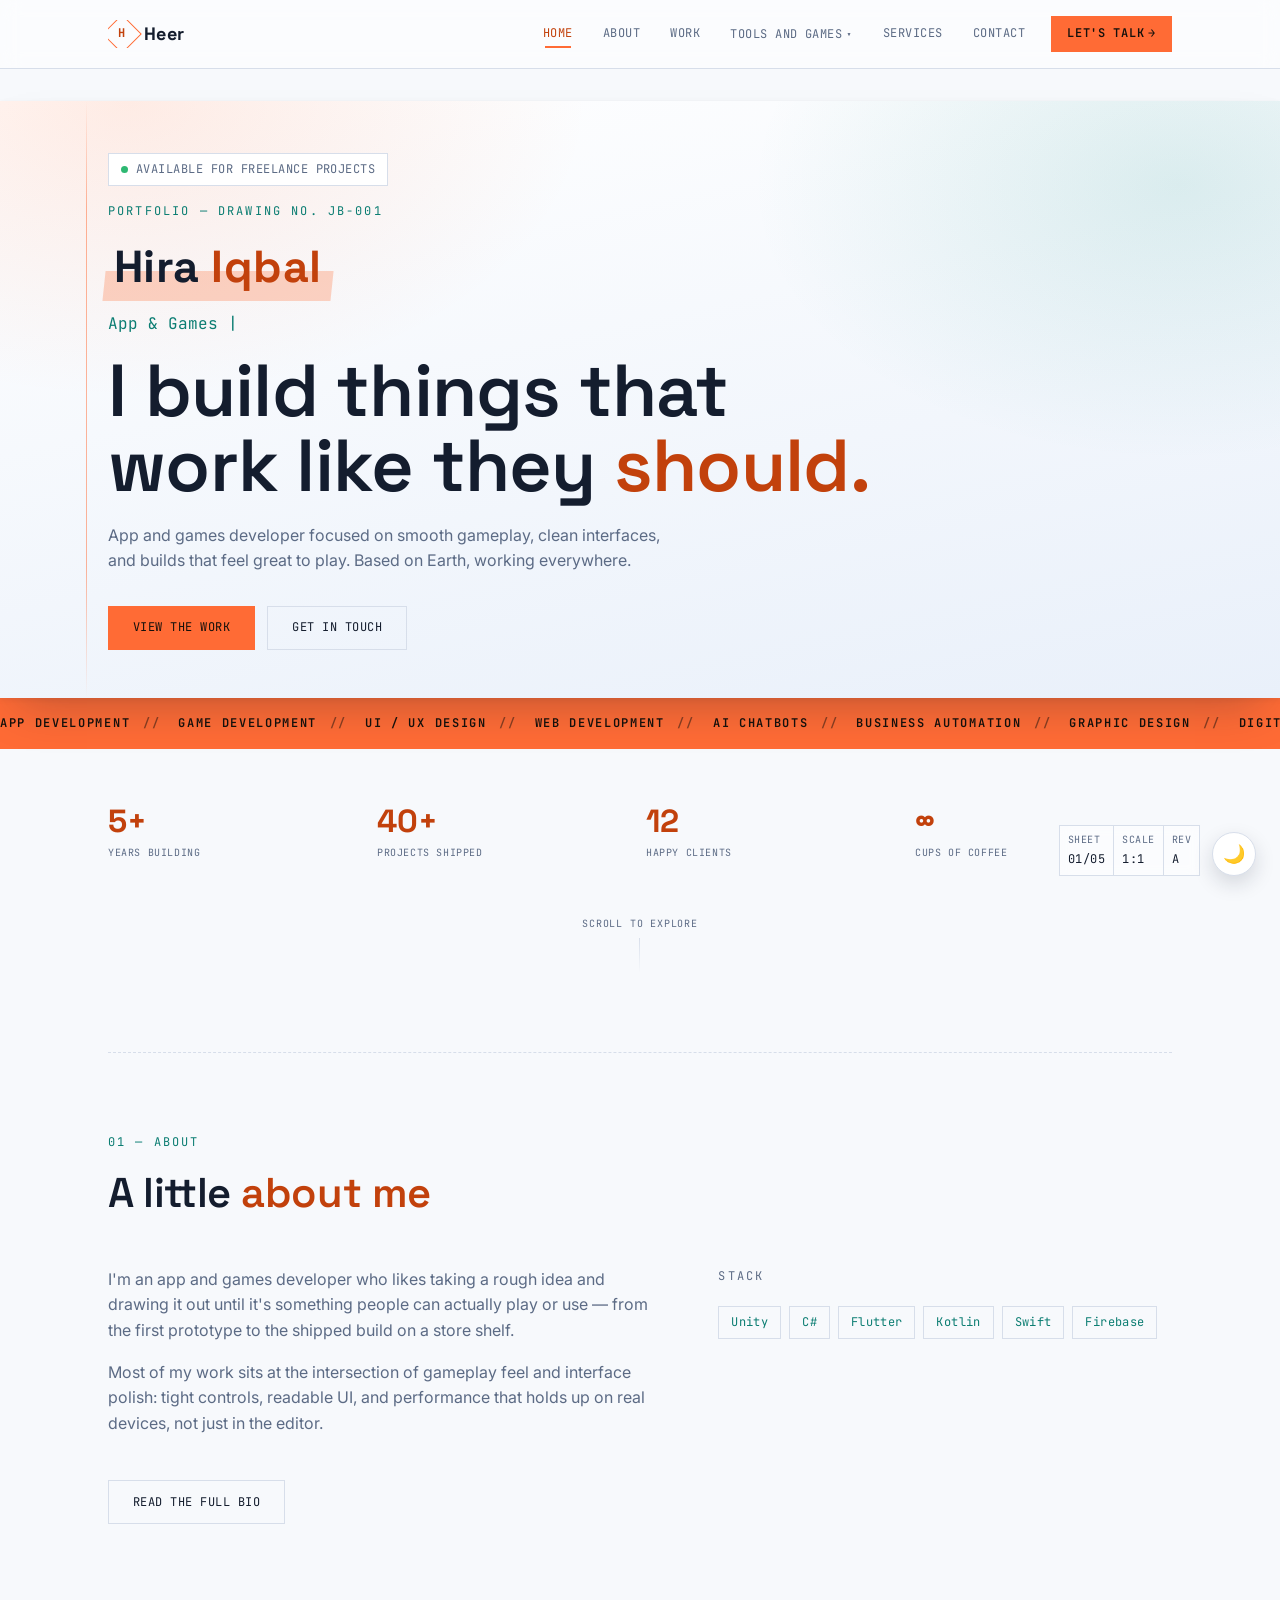
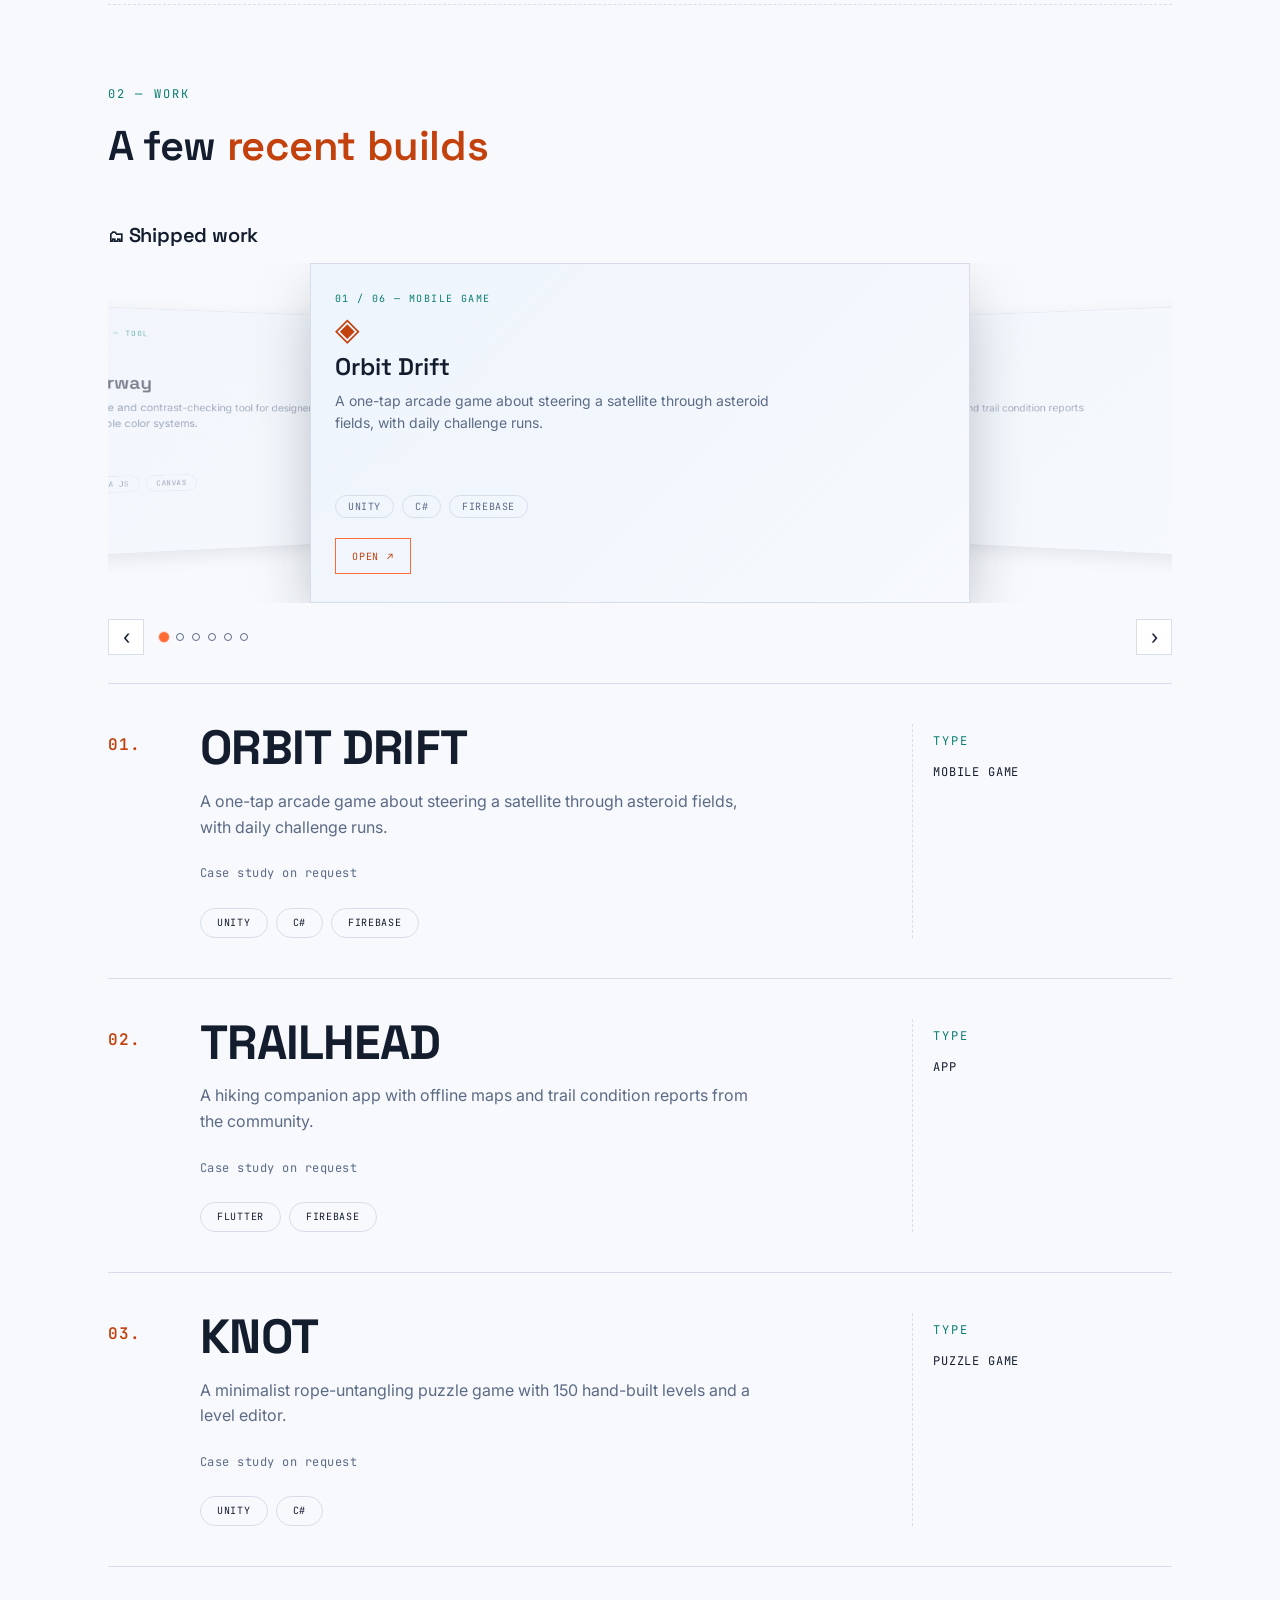
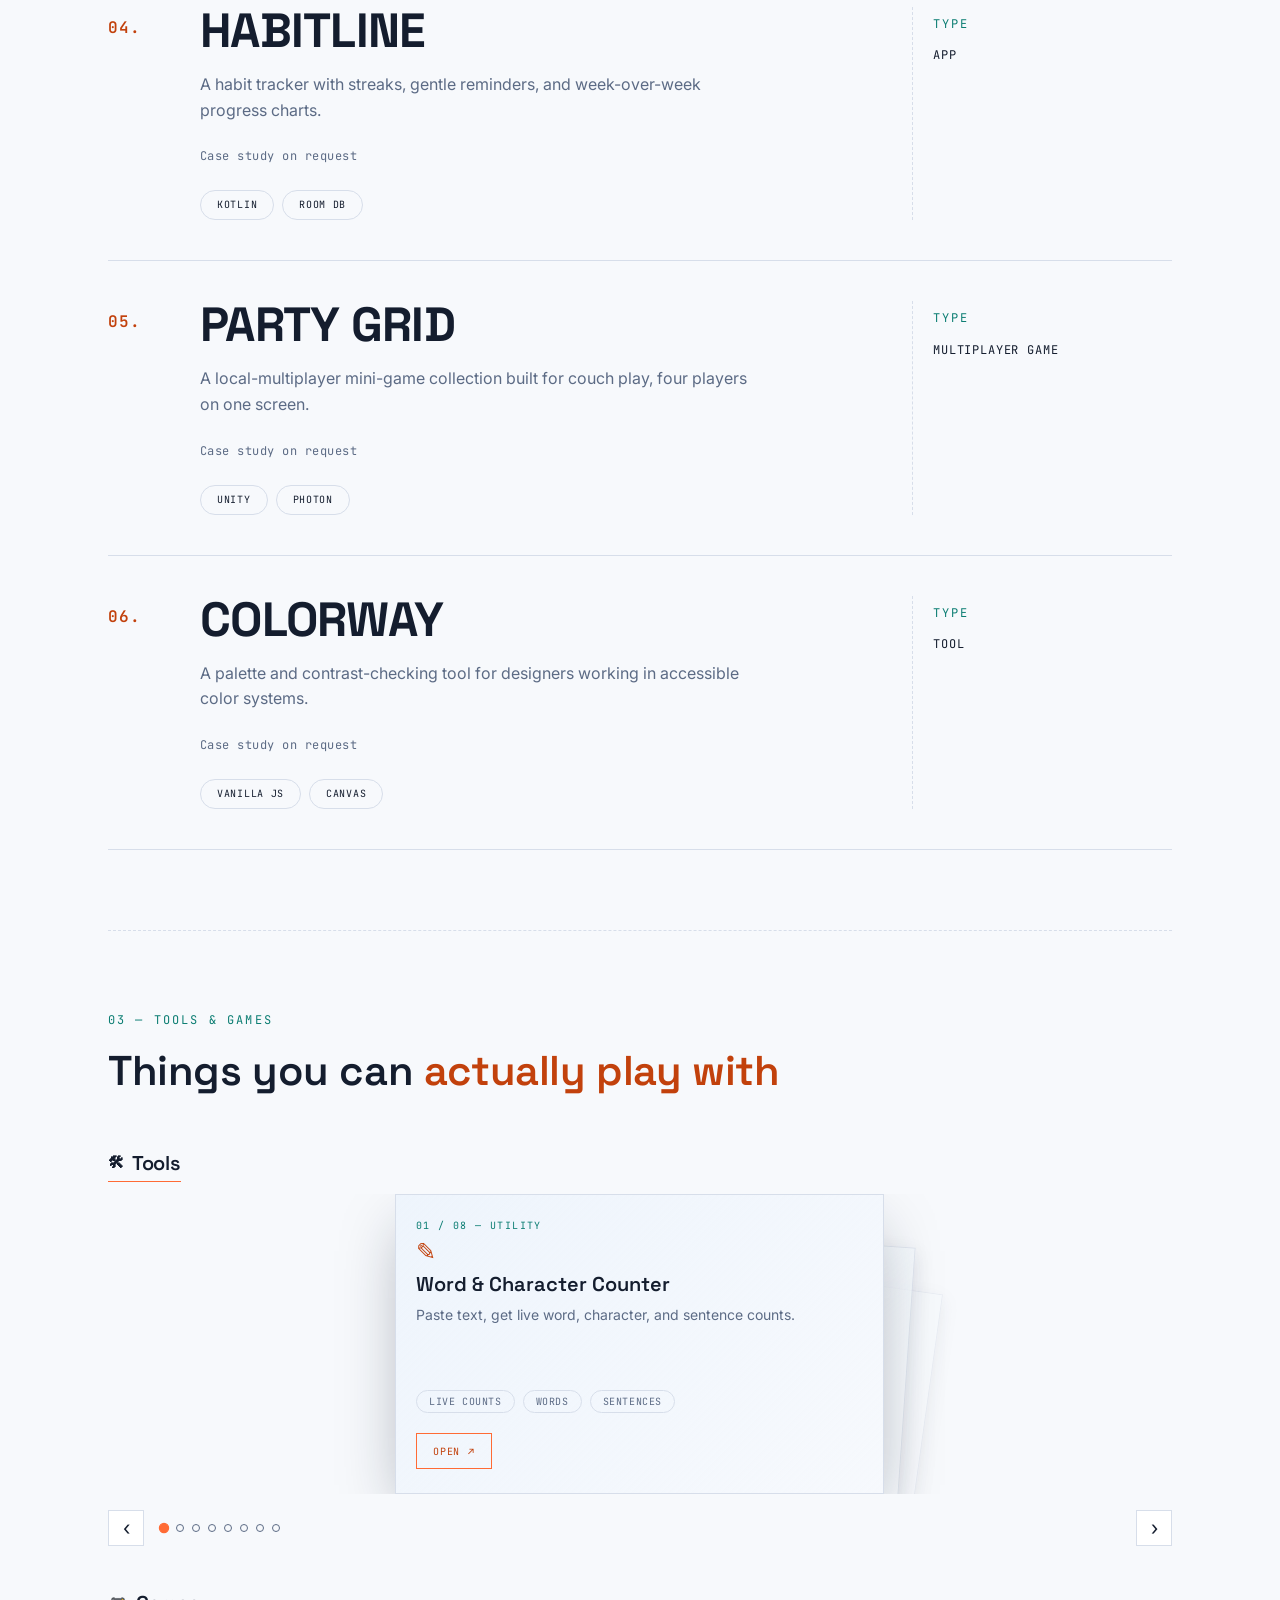
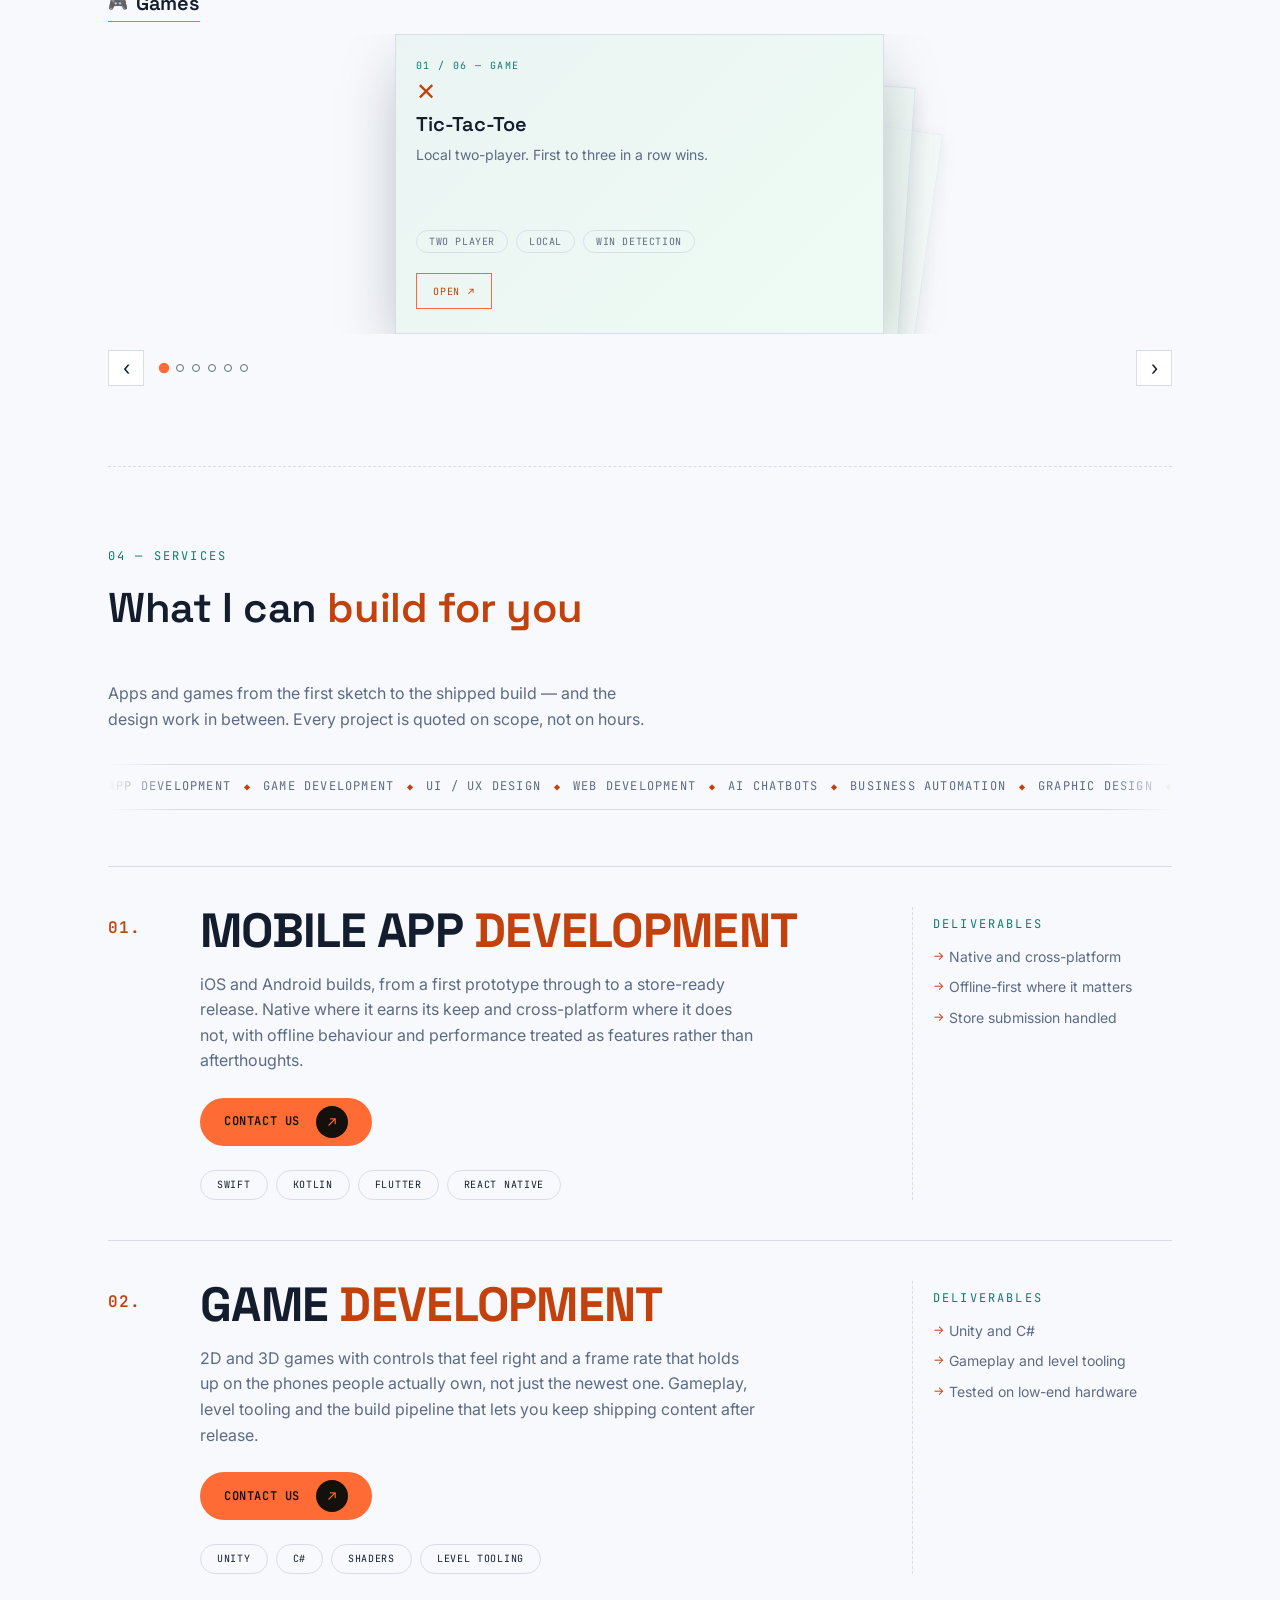
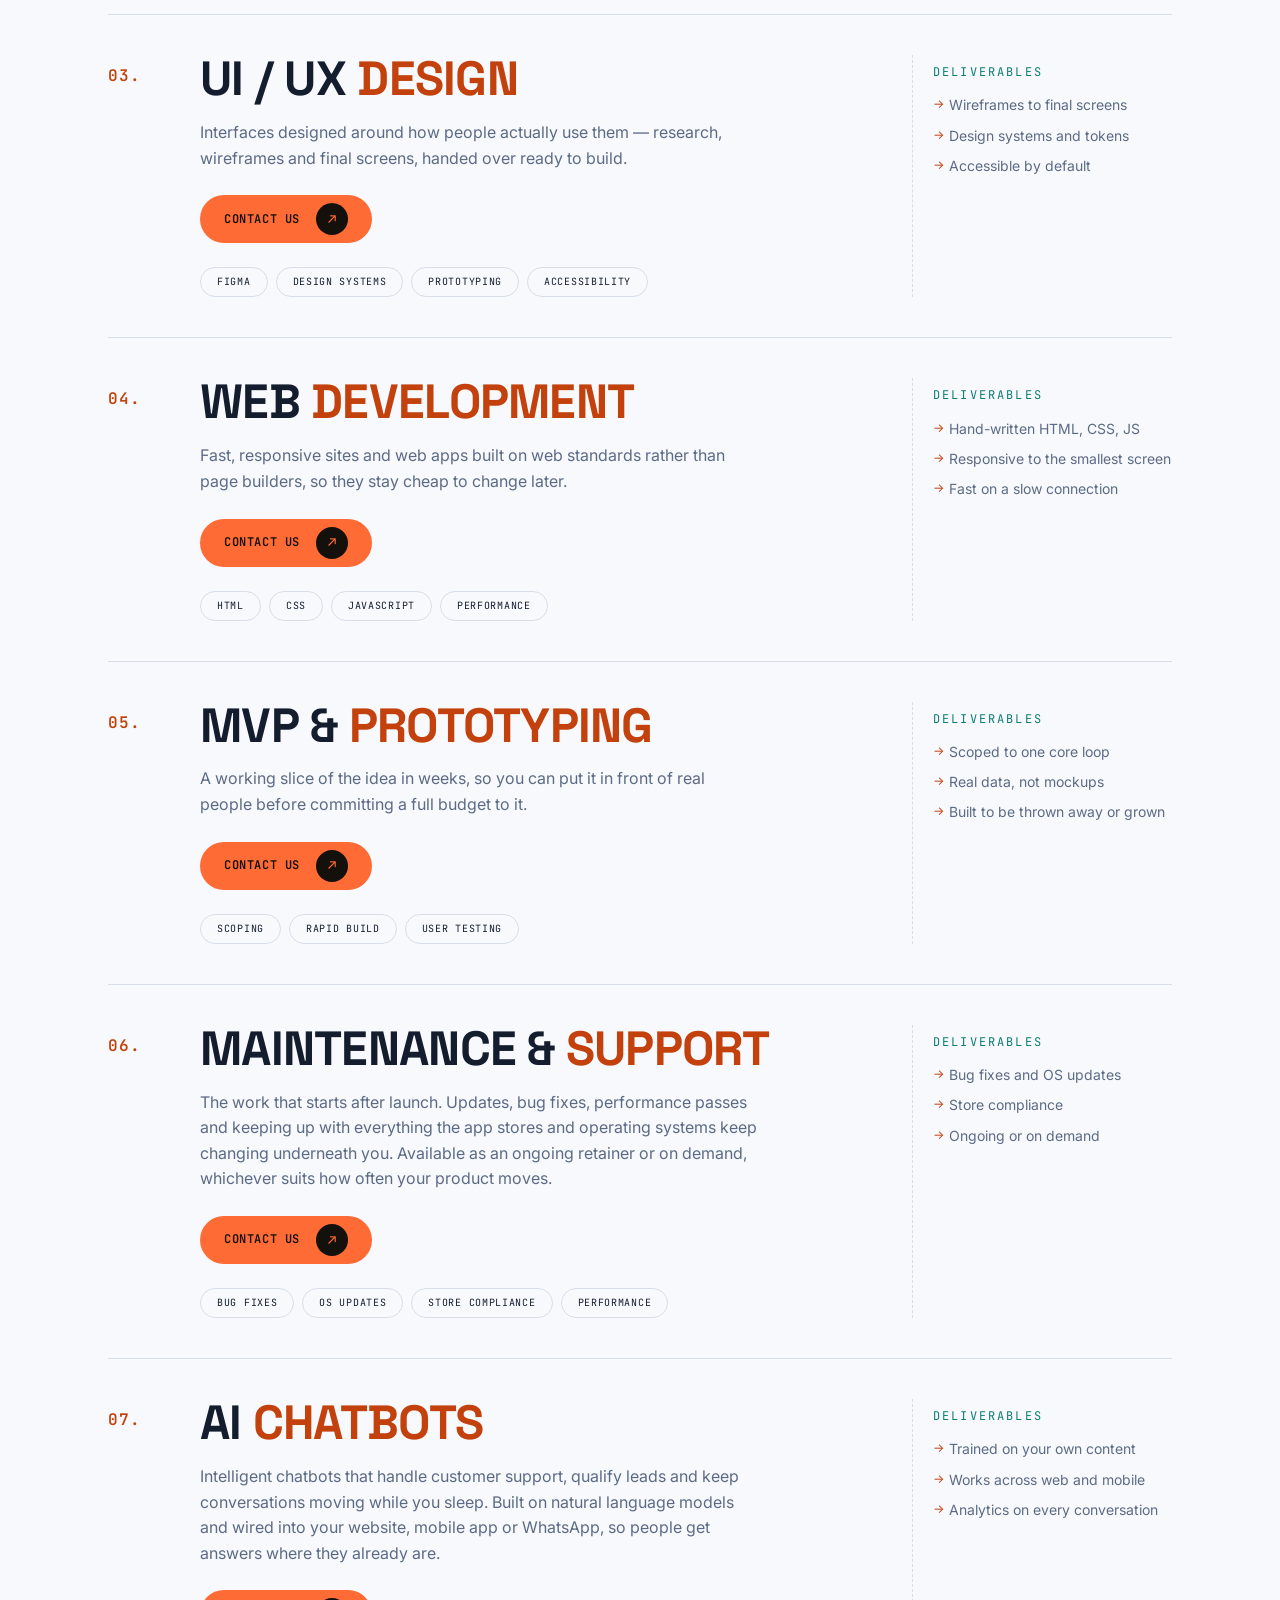
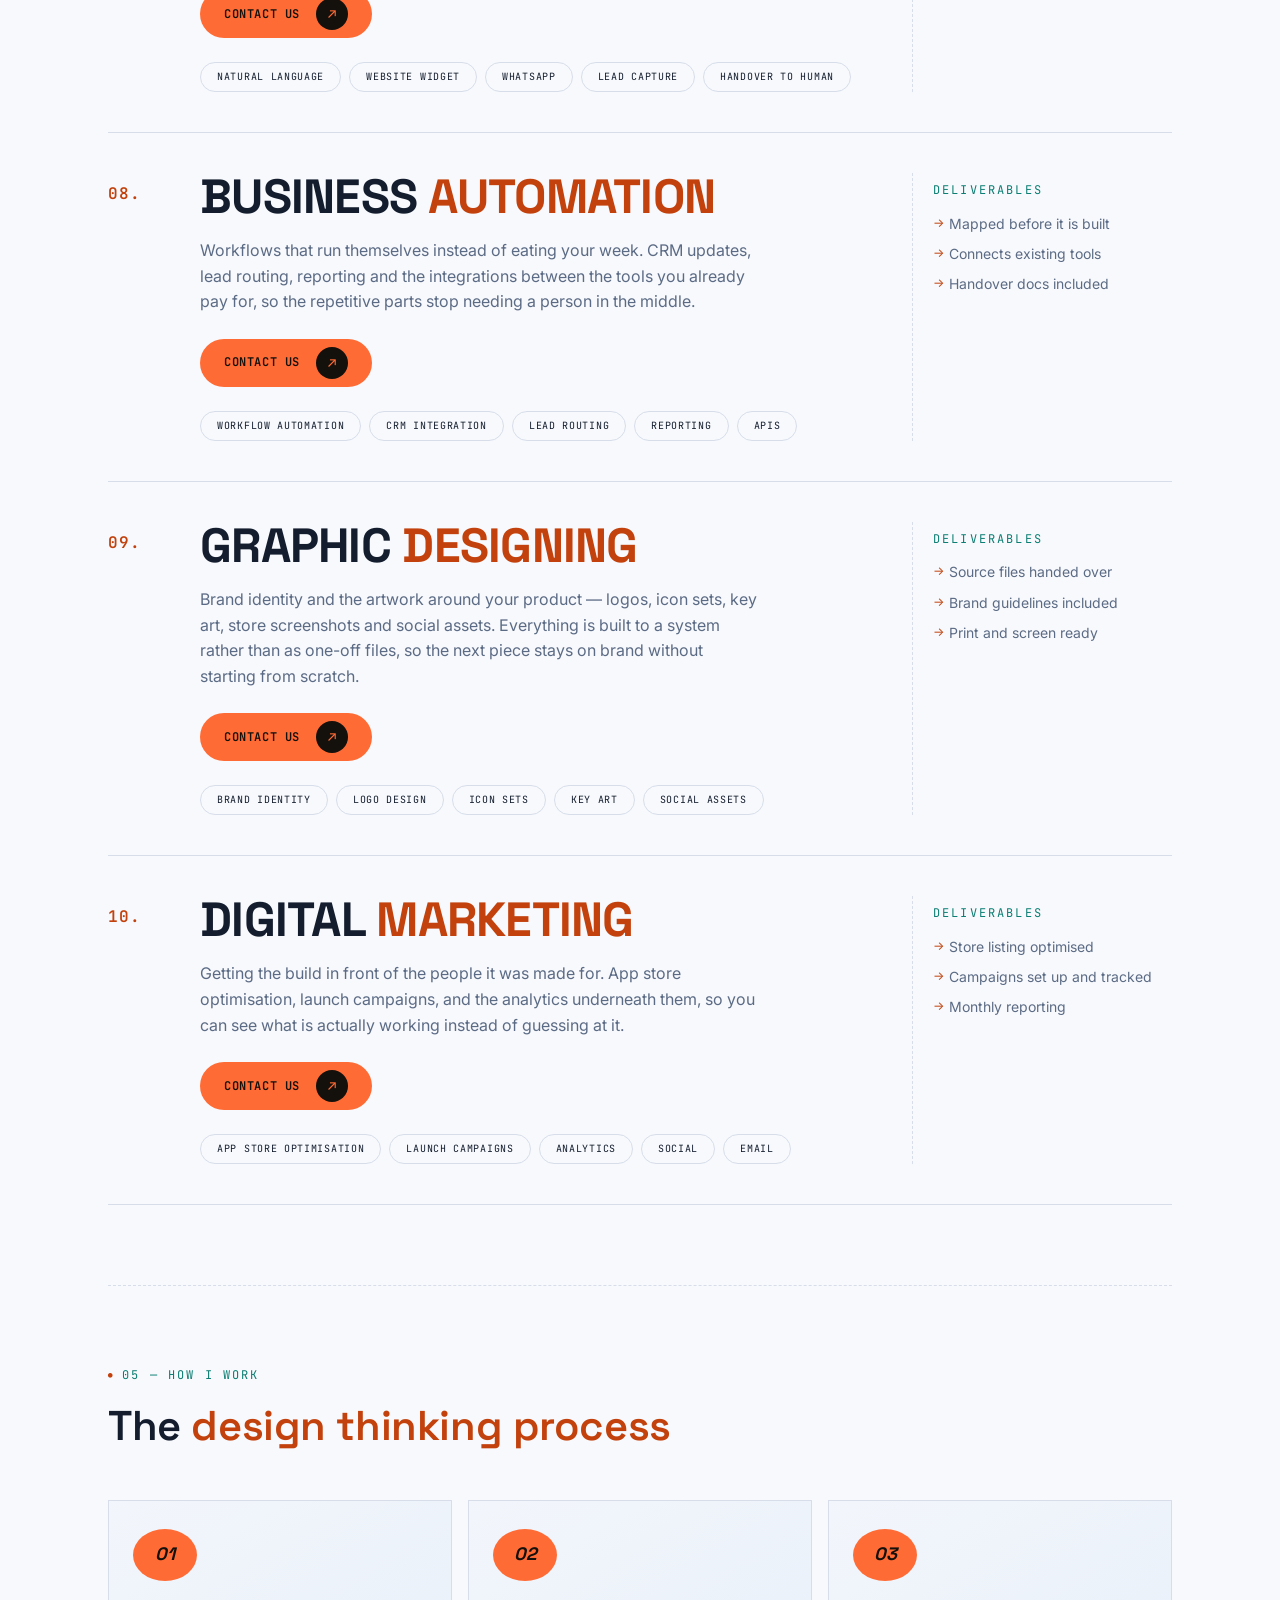
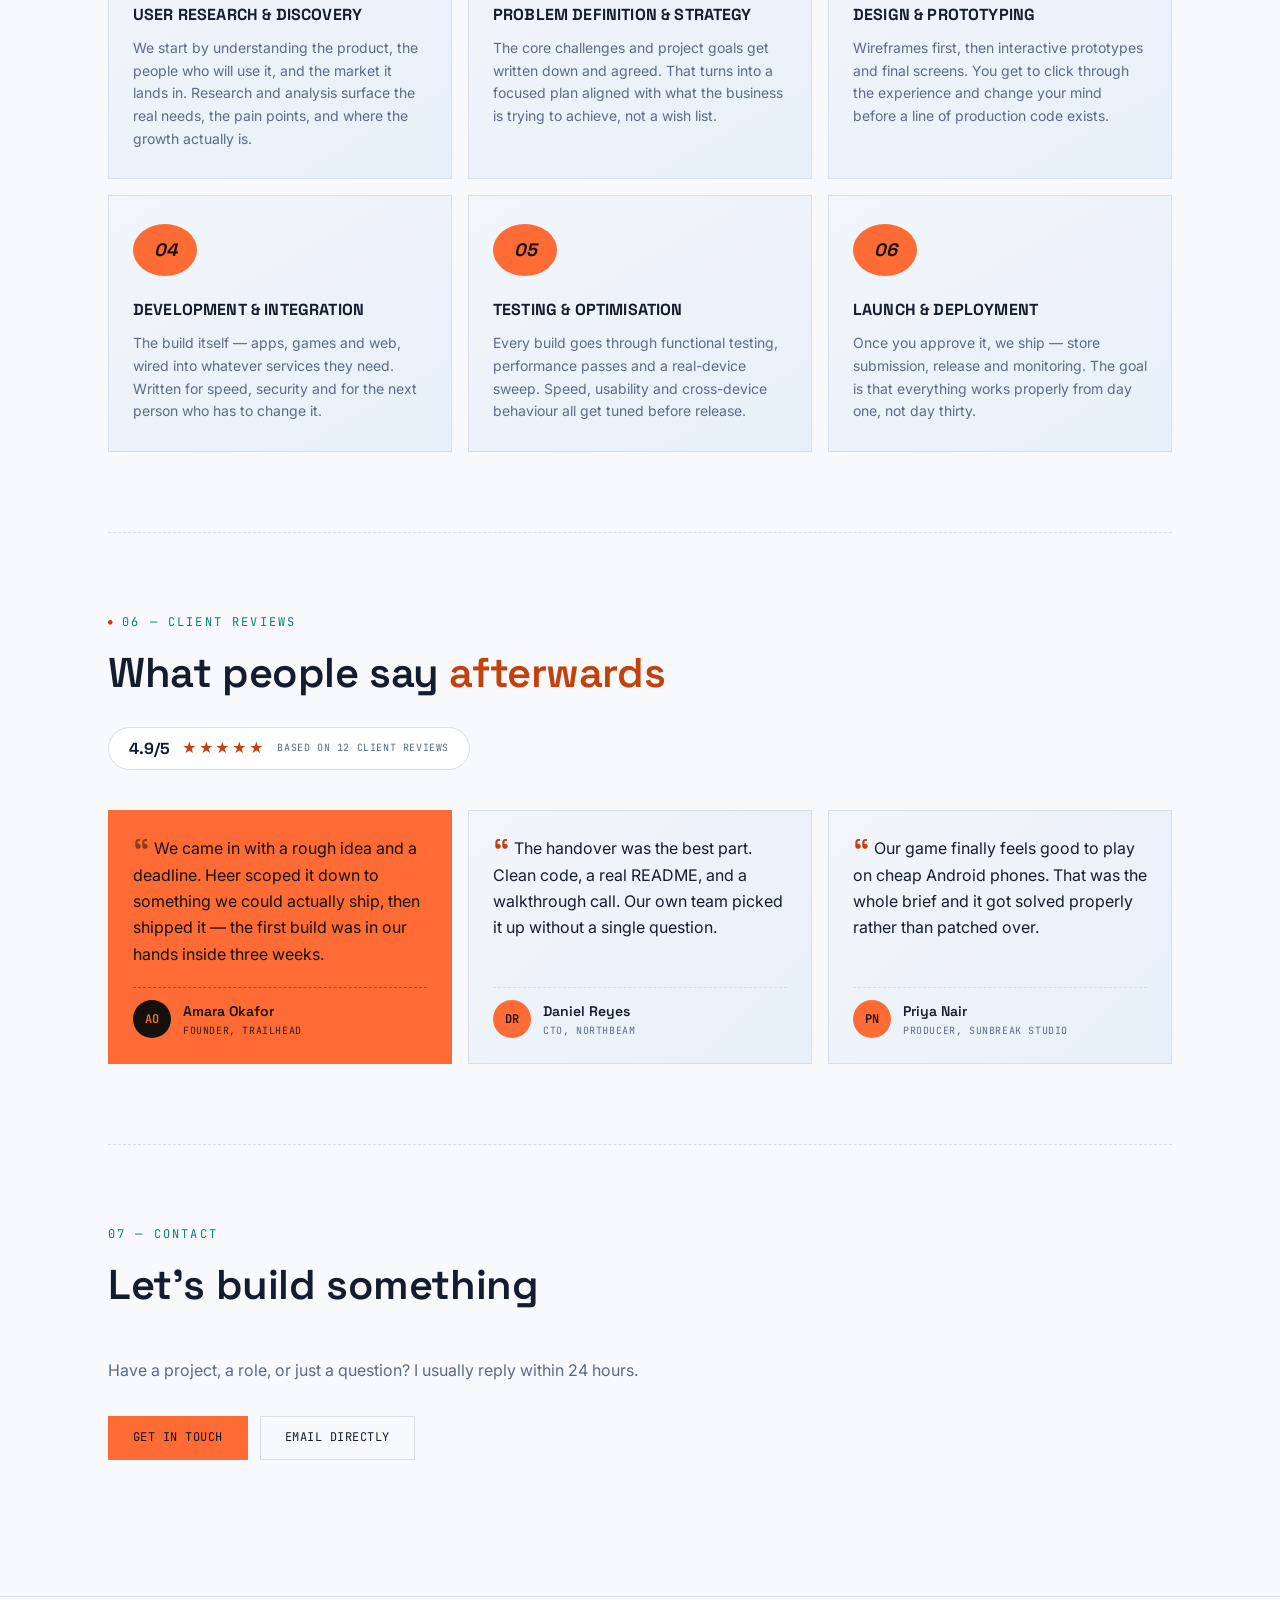
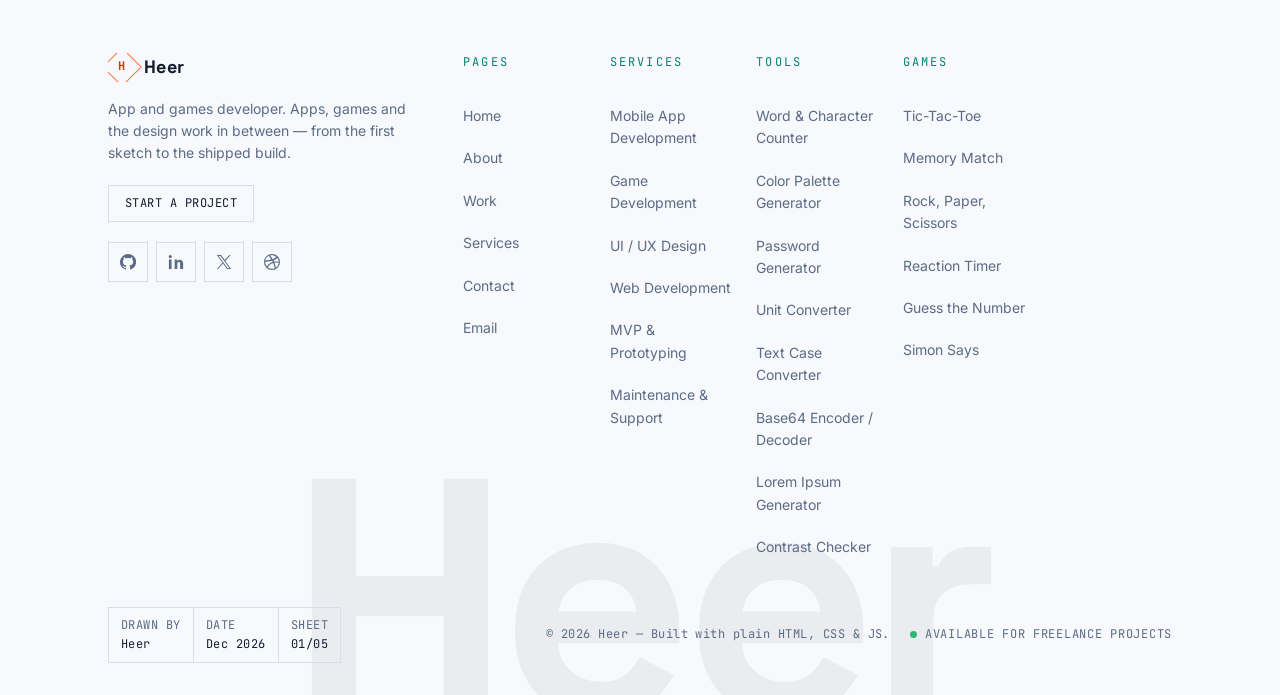
<file: index.html>
<!DOCTYPE html>
<html lang="en">
<head>
<meta charset="UTF-8">
<meta name="viewport" content="width=device-width, initial-scale=1.0">
<title>Heer — App & Games Developer Portfolio</title>
<meta name="description" content="Hira Iqbal — app and games developer. Mobile apps, Unity games, UI/UX and the design work in between, from first sketch to shipped build.">
<meta name="theme-color" content="#f7f9fc">
<link rel="preconnect" href="https://fonts.googleapis.com">
<link rel="preconnect" href="https://fonts.gstatic.com" crossorigin>
<link href="https://fonts.googleapis.com/css2?family=Space+Grotesk:wght@400;500;600;700&family=Inter:wght@400;500;600&family=JetBrains+Mono:wght@400;500;600&display=swap" rel="stylesheet">
<link rel="stylesheet" href="styles.css">
</head>
<body>

<a class="skip-link" href="#page-home" onclick="focusMain(event)">Skip to content</a>

<div class="scroll-progress" id="scrollProgress" aria-hidden="true"></div>


<div class="sheet-info" aria-hidden="true">
  <div>SHEET<span id="sheetNum">01/05</span></div>
  <div>SCALE<span>1:1</span></div>
  <div>REV<span>A</span></div>
</div>

<header>
  <nav class="wrap">
    <a href="#home" class="logo" onclick="goTo('home')"><span class="mark"><span>H</span></span> Heer</a>
    <button class="menu-toggle" id="menuToggle" aria-label="Open menu" aria-expanded="false" aria-controls="navLinks" onclick="toggleMobileNav()">☰</button>
    <ul class="nav-links" id="navLinks">
      <li class="nav-close-row">
        <button class="nav-close" aria-label="Close menu" onclick="closeMobileNav()">&times;</button>
      </li>
      <li><a href="#home" data-page="home" onclick="goTo('home')">Home</a></li>
      <li><a href="#about" data-page="about" onclick="goTo('about')">About</a></li>
      <li><a href="#work" data-section="home-work" onclick="return goToSection('home-work')">Work</a></li>
      <li class="has-dropdown" id="utilDropdown">
        <button class="nav-link" id="utilDropdownBtn" aria-expanded="false" aria-haspopup="true" aria-controls="utilDropdownMenu" onclick="toggleDropdown(event)">Tools and Games <span class="chevron" aria-hidden="true">▾</span></button>
        <div class="dropdown" id="utilDropdownMenu">
          <a href="#tools" data-page="tools" onclick="goTo('tools')">Tools</a>
          <a href="#games" data-page="games" onclick="goTo('games')">Games</a>
        </div>
      </li>
      <li><a href="#services" data-section="home-services" onclick="return goToSection('home-services')">Services</a></li>
      <li><a href="#contact" data-page="contact" onclick="goTo('contact')">Contact</a></li>
      <li class="nav-cta-item"><a href="#contact" class="nav-cta" onclick="goTo('contact')">Let's talk <span aria-hidden="true">→</span></a></li>
    </ul>
  </nav>
</header>

<main class="wrap">

  <button class="back-btn" id="backBtn" hidden onclick="goBack()"><span aria-hidden="true">←</span> Back</button>

  <!-- HOME -->
  <section class="page active hero section-tint" id="page-home">
    <div class="hero-panel">
    <div class="badge hero-anim"><span class="dot"></span> Available for freelance projects</div>
    <p class="eyebrow hero-anim">Portfolio — Drawing No. JB‑001</p>
    <p class="hero-name hero-anim">Hira <em>Iqbal</em></p>
    <p class="role-line hero-anim" id="roleLine">&nbsp;</p>
    <h1 class="hero-anim">I build things that<br>work like they <em>should.</em></h1>
    <p class="lede hero-anim">App and games developer focused on smooth gameplay, clean interfaces, and builds that feel great to play. Based on Earth, working everywhere.</p>
    <div class="btn-row hero-anim">
      <a href="#work" class="btn" onclick="return goToSection('home-work')">View the work</a>
      <a href="#contact" class="btn ghost" onclick="goTo('contact')">Get in touch</a>
    </div>
    </div><!-- /.hero-panel -->

    <div class="ticker ticker-band" id="heroTicker" role="group" aria-label="Capabilities"></div>

    <div class="stats">
      <div class="stat-card">
        <strong class="stat-num" data-target="5" data-suffix="+">0</strong>
        <span>Years Building</span>
      </div>
      <div class="stat-card">
        <strong class="stat-num" data-target="40" data-suffix="+">0</strong>
        <span>Projects Shipped</span>
      </div>
      <div class="stat-card">
        <strong class="stat-num" data-target="12" data-suffix="">0</strong>
        <span>Happy Clients</span>
      </div>
      <div class="stat-card">
        <strong class="stat-num" data-static="∞">0</strong>
        <span>Cups of Coffee</span>
      </div>
    </div>

    <button class="scroll-cue" onclick="document.querySelector('.divider').scrollIntoView({behavior:'smooth'})" aria-label="Scroll to explore">
      <span>Scroll to explore</span>
      <span class="scroll-cue-line"></span>
    </button>

    <hr class="divider">

    <!-- About preview -->
    <div class="section-head">
      <p class="eyebrow">01 — About</p>
      <h2>A little <span class="outline">about me</span></h2>
    </div>
    <div class="about-grid">
      <div>
        <p>I'm an app and games developer who likes taking a rough idea and drawing it out until it's something people can actually play or use — from the first prototype to the shipped build on a store shelf.</p>
        <p>Most of my work sits at the intersection of gameplay feel and interface polish: tight controls, readable UI, and performance that holds up on real devices, not just in the editor.</p>
      </div>
      <div>
        <p class="eyebrow">Stack</p>
        <div class="tags">
          <span class="tag">Unity</span>
          <span class="tag">C#</span>
          <span class="tag">Flutter</span>
          <span class="tag">Kotlin</span>
          <span class="tag">Swift</span>
          <span class="tag">Firebase</span>
        </div>
      </div>
    </div>
    <div class="section-follow">
      <a href="#about" class="btn ghost" onclick="goTo('about')">Read the full bio</a>
    </div>

    <hr class="divider">

    <!-- Work -->
    <div class="section-head" id="home-work">
      <p class="eyebrow">02 — Work</p>
      <h2>A few <span class="outline">recent builds</span></h2>
    </div>
    <div class="deck" id="deckProjects" data-deck="projects" data-style="coverflow" aria-roledescription="carousel" aria-label="Recent builds">
      <h3 class="reel-title"><span class="icon" aria-hidden="true">🗂</span> Shipped work</h3>
      <div class="deck-stage"></div>
      <div class="deck-bar">
        <button class="deck-nav" data-dir="-1" aria-label="Previous project">&lsaquo;</button>
        <div class="deck-dots" role="tablist" aria-label="Choose a project"></div>
        <button class="deck-nav" data-dir="1" aria-label="Next project">&rsaquo;</button>
      </div>
    </div>
    <ol class="service-rows section-follow" id="projectGrid"></ol>

    <hr class="divider">

    <!-- Tools & Games preview -->
    <div class="section-head">
      <p class="eyebrow">03 — Tools &amp; Games</p>
      <h2>Things you can <span class="outline">actually play with</span></h2>
    </div>
    <div class="deck" id="deckTools" data-deck="tools" data-style="stack" aria-roledescription="carousel" aria-label="Tools">
      <h3 class="reel-title"><a href="#tools" onclick="goTo('tools')"><span class="icon" aria-hidden="true">🛠</span> Tools</a></h3>
      <div class="deck-stage"></div>
      <div class="deck-bar">
        <button class="deck-nav" data-dir="-1" aria-label="Previous tool">&lsaquo;</button>
        <div class="deck-dots" role="tablist" aria-label="Choose a tool"></div>
        <button class="deck-nav" data-dir="1" aria-label="Next tool">&rsaquo;</button>
      </div>
    </div>
    <div class="deck" id="deckGames" data-deck="games" data-style="stack" aria-roledescription="carousel" aria-label="Games">
      <h3 class="reel-title"><a href="#games" onclick="goTo('games')"><span class="icon" aria-hidden="true">🎮</span> Games</a></h3>
      <div class="deck-stage"></div>
      <div class="deck-bar">
        <button class="deck-nav" data-dir="-1" aria-label="Previous game">&lsaquo;</button>
        <div class="deck-dots" role="tablist" aria-label="Choose a game"></div>
        <button class="deck-nav" data-dir="1" aria-label="Next game">&rsaquo;</button>
      </div>
    </div>

    <hr class="divider">

    <!-- Services -->
    <div class="section-head" id="home-services">
      <p class="eyebrow">04 — Services</p>
      <h2>What I can <span class="outline">build for you</span></h2>
    </div>
    <p class="lede section-intro">Apps and games from the first sketch to the shipped build — and the design work in between. Every project is quoted on scope, not on hours.</p>

    <div class="ticker" id="capTicker" role="group" aria-label="Capabilities"></div>

    <ol class="service-rows" id="homeServiceRows"></ol>

    <hr class="divider">

    <!-- How it works -->
    <div class="section-head">
      <p class="eyebrow dot">05 — How I work</p>
      <h2>The <span class="outline">design thinking process</span></h2>
    </div>
    <ol class="process-cards" id="homeProcess"></ol>

    <hr class="divider">

    <!-- Client reviews -->
    <div class="section-head">
      <p class="eyebrow dot">06 — Client reviews</p>
      <h2>What people say <span class="outline">afterwards</span></h2>
      <div class="rating-pill" id="homeRating"></div>
    </div>
    <div class="quote-grid" id="homeQuoteGrid"></div>

    <hr class="divider">

    <!-- Contact CTA -->
    <div class="section-head">
      <p class="eyebrow">07 — Contact</p>
      <h2>Let's build something</h2>
    </div>
    <p class="lede section-intro">Have a project, a role, or just a question? I usually reply within 24 hours.</p>
    <div class="btn-row">
      <a href="#contact" class="btn" onclick="goTo('contact')">Get in touch</a>
      <a href="mailto:hello@hiraiqbal.dev" class="btn ghost">Email directly</a>
    </div>
  </section>

  <!-- ABOUT -->
  <section class="page section-tint tint-c" id="page-about">
    <div class="section-head">
      <p class="eyebrow">01 — About</p>
      <h2>The short version</h2>
    </div>
    <div class="about-grid">
      <div>
        <p>I'm an app and games developer who likes taking a rough idea and drawing it out until it's something people can actually play or use — from the first prototype to the shipped build on a store shelf.</p>
        <p>Most of my work sits at the intersection of gameplay feel and interface polish: tight controls, readable UI, and performance that holds up on real devices, not just in the editor.</p>
        <p>Outside of client work, I build small tools and games for fun — a few of them live on this site, under Tools &amp; Games.</p>
      </div>
      <div>
        <p class="eyebrow">Stack</p>
        <div class="tags">
          <span class="tag">Unity</span>
          <span class="tag">C#</span>
          <span class="tag">Flutter</span>
          <span class="tag">Kotlin</span>
          <span class="tag">Swift</span>
          <span class="tag">Firebase</span>
          <span class="tag">Figma</span>
          <span class="tag">Git</span>
        </div>
        <p class="eyebrow section-follow">Currently</p>
        <p class="muted-note">Open to freelance app and game projects, and select full-time roles. Reply time: usually under 24 hours.</p>
      </div>
    </div>
  </section>

  <!-- WORK -->
  <!-- TOOLS -->
    <section class="page section-tint tint-a" id="page-tools">
    <div class="section-head">
      <p class="eyebrow">03 — Tools</p>
      <h2>Small <span class="outline">utilities</span></h2>
    </div>
    <p class="lede section-intro wide">Little browser utilities that do one job each. Nothing to install, and nothing leaves your machine.</p>
    <ol class="service-rows" id="toolRows"></ol>
  </section>

  <section class="page section-tint tint-b" id="page-games">
    <div class="section-head">
      <p class="eyebrow">04 — Games</p>
      <h2>Quick <span class="outline">breaks</span></h2>
    </div>
    <p class="lede section-intro wide">Small games built by hand, all running locally in the page. Good for two minutes between things.</p>
    <ol class="service-rows" id="gameRows"></ol>
  </section>

  <!-- SERVICES -->
  <section class="page section-tint tint-d" id="page-contact">
    <div class="section-head">
      <p class="eyebrow">06 — Contact</p>
      <h2>Let's build something</h2>
    </div>
    <div class="contact-grid">
      <div class="contact-aside">
        <p class="muted-note lead-out">Have a project, a role, or just a question? Tell me what you are trying to build and I will come back with a scope, a timeline and a price.</p>

        <a class="contact-direct" href="mailto:hello@hiraiqbal.dev">
          <span class="eyebrow">Email</span>
          <span class="contact-direct-value">hello@hiraiqbal.dev</span>
        </a>

        <p class="eyebrow contact-social-label">Elsewhere</p>
        <ul class="social-icons contact-social">
          <li><a href="https://github.com" target="_blank" rel="noopener" aria-label="GitHub" title="GitHub"><svg viewBox="0 0 16 16" aria-hidden="true" focusable="false"><path d="M8 0a8 8 0 0 0-2.53 15.59c.4.07.55-.17.55-.38l-.01-1.34c-2.23.48-2.7-1.07-2.7-1.07-.36-.93-.89-1.18-.89-1.18-.73-.5.05-.49.05-.49.8.06 1.23.83 1.23.83.72 1.23 1.88.87 2.34.67.07-.52.28-.87.51-1.07-1.78-.2-3.64-.89-3.64-3.95 0-.87.31-1.59.83-2.15-.08-.2-.36-1.02.08-2.12 0 0 .67-.22 2.2.82a7.6 7.6 0 0 1 4 0c1.53-1.04 2.2-.82 2.2-.82.44 1.1.16 1.92.08 2.12.52.56.83 1.28.83 2.15 0 3.07-1.87 3.75-3.65 3.95.29.25.54.73.54 1.48l-.01 2.2c0 .21.15.46.55.38A8 8 0 0 0 8 0Z"/></svg></a></li>
          <li><a href="https://linkedin.com" target="_blank" rel="noopener" aria-label="LinkedIn" title="LinkedIn"><svg viewBox="0 0 16 16" aria-hidden="true" focusable="false"><path d="M3.6 5.4H.9V15h2.7V5.4ZM2.25 1a1.57 1.57 0 1 0 0 3.14 1.57 1.57 0 0 0 0-3.14ZM15.1 9.53c0-2.6-1.39-3.8-3.24-3.8-1.5 0-2.17.82-2.54 1.4V5.4H6.63c.04.76 0 9.6 0 9.6h2.69V9.64c0-.24.02-.48.09-.65.19-.48.63-.98 1.37-.98.97 0 1.36.74 1.36 1.81V15h2.96V9.53Z"/></svg></a></li>
          <li><a href="https://twitter.com" target="_blank" rel="noopener" aria-label="Twitter / X" title="Twitter / X"><svg viewBox="0 0 16 16" aria-hidden="true" focusable="false"><path d="M9.36 6.9 14.7 1h-1.27L8.8 6.12 5.1 1H.85l5.6 7.79L.85 15h1.27l4.9-5.41L10.93 15h4.25L9.36 6.9Zm-1.73 1.92-.57-.79L2.58 1.9h1.94l3.65 5.03.57.79 4.74 6.53h-1.95L7.63 8.82Z"/></svg></a></li>
          <li><a href="https://dribbble.com" target="_blank" rel="noopener" aria-label="Dribbble" title="Dribbble"><svg viewBox="0 0 16 16" aria-hidden="true" focusable="false"><path d="M8 0a8 8 0 1 0 0 16A8 8 0 0 0 8 0Zm5.28 3.69a6.78 6.78 0 0 1 1.54 4.24c-.22-.05-2.46-.5-4.71-.22-.05-.11-.1-.23-.15-.35-.14-.33-.29-.65-.45-.96 2.5-1.02 3.63-2.48 3.77-2.71ZM8 1.19c1.6 0 3.06.6 4.17 1.58-.12.17-1.14 1.54-3.55 2.44a35.1 35.1 0 0 0-2.55-3.97A6.9 6.9 0 0 1 8 1.19ZM4.75 1.7a41.4 41.4 0 0 1 2.52 3.92c-3.18.85-5.98.83-6.29.83A6.83 6.83 0 0 1 4.75 1.7ZM1.18 8.01v-.21c.3.01 3.6.05 6.99-.97.2.38.38.76.55 1.14l-.27.08c-3.5 1.13-5.36 4.21-5.52 4.47A6.78 6.78 0 0 1 1.18 8ZM8 14.83a6.78 6.78 0 0 1-4.19-1.44c.12-.26 1.53-2.96 5.36-4.29l.05-.02a28.3 28.3 0 0 1 1.46 5.19A6.75 6.75 0 0 1 8 14.83Zm3.84-1.2a29.5 29.5 0 0 0-1.33-4.98c2.12-.34 3.98.21 4.21.29a6.8 6.8 0 0 1-2.88 4.69Z"/></svg></a></li>
        </ul>

        <dl class="contact-facts">
          <div><dt>Reply time</dt><dd>Usually under 24 hours</dd></div>
          <div><dt>Working with</dt><dd>Founders, studios and teams</dd></div>
          <div><dt>Based</dt><dd>On Earth, working everywhere</dd></div>
        </dl>
      </div>

      <form class="contact-form" onsubmit="return sendMail(event)" novalidate>
        <div class="contact-form-head">
          <p class="eyebrow">Start a project</p>
          <h3>Tell me about it</h3>
        </div>

        <div class="field-row">
          <div class="field">
            <label for="cName">Name</label>
            <input type="text" id="cName" dir="auto" autocomplete="name" placeholder="Your name" required>
          </div>
          <div class="field">
            <label for="cEmail">Email</label>
            <input type="email" id="cEmail" autocomplete="email" placeholder="you@company.com" required>
          </div>
        </div>

        <div class="field">
          <label for="cService">What do you need?</label>
          <div class="select-wrap">
            <select id="cService"></select>
            <span class="select-chevron" aria-hidden="true">▾</span>
          </div>
        </div>

        <div class="field" id="cCustomField" hidden>
          <label for="cCustom">Tell me what kind of work</label>
          <input type="text" id="cCustom" dir="auto" placeholder="Describe it in a few words">
        </div>

        <div class="field">
          <label for="cMsg">Message</label>
          <textarea id="cMsg" rows="5" dir="auto" placeholder="What are you building, and what does done look like?" required></textarea>
        </div>

        <button type="submit" class="btn contact-send">Send message <span aria-hidden="true">→</span></button>
        <p class="contact-fineprint">Goes straight to my inbox. No list, no forwarding.</p>
      </form>
    </div>
  </section>

</main>

<footer>
  <span class="footer-mark" aria-hidden="true">Heer</span>
  <div class="wrap footer-top">
    <div class="footer-brand">
      <a href="#home" class="logo" onclick="goTo('home')"><span class="mark"><span>H</span></span> Heer</a>
      <p>App and games developer. Apps, games and the design work in between — from the first sketch to the shipped build.</p>
      <a href="#contact" class="btn ghost small" onclick="goTo('contact')">Start a project</a>
      <ul class="social-icons">
        <li><a href="https://github.com" target="_blank" rel="noopener" aria-label="GitHub"><svg viewBox="0 0 16 16" aria-hidden="true" focusable="false"><path d="M8 0a8 8 0 0 0-2.53 15.59c.4.07.55-.17.55-.38l-.01-1.34c-2.23.48-2.7-1.07-2.7-1.07-.36-.93-.89-1.18-.89-1.18-.73-.5.05-.49.05-.49.8.06 1.23.83 1.23.83.72 1.23 1.88.87 2.34.67.07-.52.28-.87.51-1.07-1.78-.2-3.64-.89-3.64-3.95 0-.87.31-1.59.83-2.15-.08-.2-.36-1.02.08-2.12 0 0 .67-.22 2.2.82a7.6 7.6 0 0 1 4 0c1.53-1.04 2.2-.82 2.2-.82.44 1.1.16 1.92.08 2.12.52.56.83 1.28.83 2.15 0 3.07-1.87 3.75-3.65 3.95.29.25.54.73.54 1.48l-.01 2.2c0 .21.15.46.55.38A8 8 0 0 0 8 0Z"/></svg></a></li>
        <li><a href="https://linkedin.com" target="_blank" rel="noopener" aria-label="LinkedIn"><svg viewBox="0 0 16 16" aria-hidden="true" focusable="false"><path d="M3.6 5.4H.9V15h2.7V5.4ZM2.25 1a1.57 1.57 0 1 0 0 3.14 1.57 1.57 0 0 0 0-3.14ZM15.1 9.53c0-2.6-1.39-3.8-3.24-3.8-1.5 0-2.17.82-2.54 1.4V5.4H6.63c.04.76 0 9.6 0 9.6h2.69V9.64c0-.24.02-.48.09-.65.19-.48.63-.98 1.37-.98.97 0 1.36.74 1.36 1.81V15h2.96V9.53Z"/></svg></a></li>
        <li><a href="https://twitter.com" target="_blank" rel="noopener" aria-label="Twitter / X"><svg viewBox="0 0 16 16" aria-hidden="true" focusable="false"><path d="M9.36 6.9 14.7 1h-1.27L8.8 6.12 5.1 1H.85l5.6 7.79L.85 15h1.27l4.9-5.41L10.93 15h4.25L9.36 6.9Zm-1.73 1.92-.57-.79L2.58 1.9h1.94l3.65 5.03.57.79 4.74 6.53h-1.95L7.63 8.82Z"/></svg></a></li>
        <li><a href="https://dribbble.com" target="_blank" rel="noopener" aria-label="Dribbble"><svg viewBox="0 0 16 16" aria-hidden="true" focusable="false"><path d="M8 0a8 8 0 1 0 0 16A8 8 0 0 0 8 0Zm5.28 3.69a6.78 6.78 0 0 1 1.54 4.24c-.22-.05-2.46-.5-4.71-.22-.05-.11-.1-.23-.15-.35-.14-.33-.29-.65-.45-.96 2.5-1.02 3.63-2.48 3.77-2.71ZM8 1.19c1.6 0 3.06.6 4.17 1.58-.12.17-1.14 1.54-3.55 2.44a35.1 35.1 0 0 0-2.55-3.97A6.9 6.9 0 0 1 8 1.19ZM4.75 1.7a41.4 41.4 0 0 1 2.52 3.92c-3.18.85-5.98.83-6.29.83A6.83 6.83 0 0 1 4.75 1.7ZM1.18 8.01v-.21c.3.01 3.6.05 6.99-.97.2.38.38.76.55 1.14l-.27.08c-3.5 1.13-5.36 4.21-5.52 4.47A6.78 6.78 0 0 1 1.18 8ZM8 14.83a6.78 6.78 0 0 1-4.19-1.44c.12-.26 1.53-2.96 5.36-4.29l.05-.02a28.3 28.3 0 0 1 1.46 5.19A6.75 6.75 0 0 1 8 14.83Zm3.84-1.2a29.5 29.5 0 0 0-1.33-4.98c2.12-.34 3.98.21 4.21.29a6.8 6.8 0 0 1-2.88 4.69Z"/></svg></a></li>
      </ul>
    </div>

    <nav class="footer-cols" aria-label="Footer">
      <details class="footer-col">
        <summary><span class="eyebrow">Pages</span><span class="footer-chevron" aria-hidden="true">▾</span></summary>
        <ul>
          <li><a href="#home" onclick="goTo('home')">Home</a></li>
          <li><a href="#about" onclick="goTo('about')">About</a></li>
          <li><a href="#work" onclick="return goToSection('home-work')">Work</a></li>
          <li><a href="#services" onclick="return goToSection('home-services')">Services</a></li>
          <li><a href="#contact" onclick="goTo('contact')">Contact</a></li>
          <li><a href="mailto:hello@hiraiqbal.dev">Email</a></li>
        </ul>
      </details>
      <details class="footer-col">
        <summary><span class="eyebrow">Services</span><span class="footer-chevron" aria-hidden="true">▾</span></summary>
        <ul id="footerServices"></ul>
      </details>
      <details class="footer-col">
        <summary><span class="eyebrow">Tools</span><span class="footer-chevron" aria-hidden="true">▾</span></summary>
        <ul id="footerTools"></ul>
      </details>
      <details class="footer-col">
        <summary><span class="eyebrow">Games</span><span class="footer-chevron" aria-hidden="true">▾</span></summary>
        <ul id="footerGames"></ul>
      </details>
    </nav>
  </div>

  <div class="wrap footer-row">
    <div class="titleblock">
      <div>DRAWN BY<span>Heer</span></div>
      <div>DATE<span id="footDate"></span></div>
      <div>SHEET<span id="footSheet">01/07</span></div>
    </div>
    <div class="footer-meta">
      <span>&copy; <span id="footYear"></span> Heer &mdash; Built with plain HTML, CSS &amp; JS.</span>
      <span class="footer-status"><span class="dot"></span> Available for freelance projects</span>
    </div>
  </div>
</footer>

<button class="to-top" id="toTop" hidden onclick="scrollToTop()" aria-label="Back to top">
  <span aria-hidden="true">↑</span>
</button>

<div class="toast-region" id="toastRegion" role="status" aria-live="polite" aria-atomic="false"></div>


<button class="theme-toggle" id="themeToggle" aria-label="Switch to dark mode" aria-pressed="false" onclick="toggleTheme()">
  <span class="mode-icon">🌙</span>
</button>

<!-- panel bodies live here and move into the modal when opened -->
<div id="panelStore" hidden>
<div class="util-panel" id="panel-counter">
            <div class="util-panel-inner">
              <textarea rows="5" id="counterInput" dir="auto" placeholder="Start typing or paste text here…" oninput="updateCounter()"></textarea>
              <div class="counter-stats">
                <div><strong id="cWords">0</strong><span>Words</span></div>
                <div><strong id="cChars">0</strong><span>Characters</span></div>
                <div><strong id="cSentences">0</strong><span>Sentences</span></div>
              </div>
            </div>
          </div>
<div class="util-panel" id="panel-palette">
            <div class="util-panel-inner">
              <button class="small-btn" onclick="genPalette()">Generate new palette</button>
              <div class="swatches" id="swatchRow"></div>
              <p class="eyebrow copy-msg" id="copyMsg" role="status" aria-live="polite"></p>
            </div>
          </div>
<div class="util-panel" id="panel-pass">
            <div class="util-panel-inner">
              <div class="field">
                <label for="passLength">Length: <span id="passLenVal">14</span></label>
                <input type="range" id="passLength" min="6" max="32" value="14" oninput="document.getElementById('passLenVal').textContent=this.value">
              </div>
              <div class="field-row check-row">
                <label class="check-label"><input type="checkbox" id="passUpper" checked> Uppercase</label>
                <label class="check-label"><input type="checkbox" id="passNum" checked> Numbers</label>
                <label class="check-label"><input type="checkbox" id="passSym" checked> Symbols</label>
              </div>
              <button class="small-btn" onclick="genPassword()">Generate</button>
              <div class="field section-follow">
                <input type="text" id="passOutput" readonly placeholder="Your password will appear here">
              </div>
            </div>
          </div>
<div class="util-panel" id="panel-unit">
            <div class="util-panel-inner">
              <div class="field-row">
                <div class="field">
                  <label for="unitInput">Value</label>
                  <input type="number" id="unitInput" value="1" oninput="convertUnit()">
                </div>
                <div class="field">
                  <label for="unitFrom">From</label>
                  <select id="unitFrom" onchange="convertUnit()">
                    <option value="m">Meters</option>
                    <option value="km">Kilometers</option>
                    <option value="cm">Centimeters</option>
                    <option value="in">Inches</option>
                    <option value="ft">Feet</option>
                    <option value="mi">Miles</option>
                  </select>
                </div>
              </div>
              <div class="field">
                <label for="unitTo">To</label>
                <select id="unitTo" onchange="convertUnit()">
                  <option value="ft">Feet</option>
                  <option value="m">Meters</option>
                  <option value="km">Kilometers</option>
                  <option value="cm">Centimeters</option>
                  <option value="in">Inches</option>
                  <option value="mi">Miles</option>
                </select>
              </div>
              <p class="eyebrow">Result</p>
              <p id="unitResult" class="result-figure" role="status" aria-live="polite">—</p>
            </div>
          </div>
<div class="util-panel" id="panel-case">
            <div class="util-panel-inner">
              <textarea rows="3" id="caseInput" dir="auto" placeholder="Type or paste text here…" oninput="convertCase()"></textarea>
              <div class="chip-row">
                <button class="small-btn" onclick="setCase('upper')">UPPER</button>
                <button class="small-btn" onclick="setCase('lower')">lower</button>
                <button class="small-btn" onclick="setCase('sentence')">Sentence</button>
                <button class="small-btn" onclick="setCase('title')">Title</button>
                <button class="small-btn" onclick="setCase('camel')">camelCase</button>
                <button class="small-btn" onclick="setCase('snake')">snake_case</button>
                <button class="small-btn" onclick="setCase('kebab')">kebab-case</button>
              </div>
              <textarea rows="3" id="caseOutput" readonly placeholder="Result appears here"></textarea>
              <button class="small-btn" onclick="copyFrom('caseOutput', this)">Copy result</button>
            </div>
          </div>
<div class="util-panel" id="panel-b64">
            <div class="util-panel-inner">
              <textarea rows="3" id="b64Input" dir="auto" placeholder="Text or Base64…" oninput="runBase64()"></textarea>
              <div class="chip-row">
                <button class="small-btn" onclick="setB64Mode('encode')" id="b64EncodeBtn">Encode</button>
                <button class="small-btn" onclick="setB64Mode('decode')" id="b64DecodeBtn">Decode</button>
              </div>
              <textarea rows="3" id="b64Output" readonly placeholder="Result appears here"></textarea>
              <p class="eyebrow" id="b64Note">Encoding</p>
              <button class="small-btn" onclick="copyFrom('b64Output', this)">Copy result</button>
            </div>
          </div>
<div class="util-panel" id="panel-lorem">
            <div class="util-panel-inner">
              <div class="field">
                <label for="loremCount">Paragraphs: <span id="loremCountVal">3</span></label>
                <input type="range" id="loremCount" min="1" max="8" value="3" oninput="document.getElementById('loremCountVal').textContent=this.value; genLorem();">
              </div>
              <button class="small-btn" onclick="genLorem()">Generate again</button>
              <div id="loremOut" class="lorem-out"></div>
              <button class="small-btn" onclick="copyFrom('loremOut', this)">Copy text</button>
            </div>
          </div>
<div class="util-panel" id="panel-contrast">
            <div class="util-panel-inner">
              <div class="field-row">
                <div class="field">
                  <label for="cFg">Text colour</label>
                  <input type="color" id="cFg" value="#141d2e" oninput="checkContrast()">
                </div>
                <div class="field">
                  <label for="cBg">Background</label>
                  <input type="color" id="cBg" value="#f7f9fc" oninput="checkContrast()">
                </div>
              </div>
              <div class="contrast-preview" id="contrastPreview">Sample text at this pairing</div>
              <p class="contrast-ratio" id="contrastRatio">—</p>
              <div class="chip-row" id="contrastBadges"></div>
            </div>
          </div>
<div class="util-panel" id="panel-ttt">
          <div class="util-panel-inner">
            <p class="ttt-status" id="tttStatus">Player X's turn</p>
            <div class="ttt-board" id="tttBoard"></div>
            <button class="small-btn" onclick="initTTT()">Reset</button>
          </div>
        </div>
<div class="util-panel" id="panel-memory">
          <div class="util-panel-inner">
            <p class="ttt-status" id="memoryStatus">Moves: 0</p>
            <div class="memory-board" id="memoryBoard"></div>
            <button class="small-btn" onclick="initMemory()">Reset</button>
          </div>
        </div>
<div class="util-panel" id="panel-rps">
          <div class="util-panel-inner">
            <p class="rps-score" id="rpsScore">You: 0 — Computer: 0</p>
            <div class="rps-row">
              <button class="small-btn rps-choice" onclick="playRPS('rock')">🪨 Rock</button>
              <button class="small-btn rps-choice" onclick="playRPS('paper')">📄 Paper</button>
              <button class="small-btn rps-choice" onclick="playRPS('scissors')">✂️ Scissors</button>
            </div>
            <p class="eyebrow" id="rpsResult">Make the first move.</p>
          </div>
        </div>
<div class="util-panel" id="panel-reaction">
          <div class="util-panel-inner">
            <button class="reaction-pad" id="reactionPad" onclick="reactionClick()">Click to start</button>
            <p class="eyebrow" id="reactionBest">Best: —</p>
          </div>
        </div>
<div class="util-panel" id="panel-guess">
          <div class="util-panel-inner">
            <div class="field-row">
              <div class="field">
                <label for="guessInput">Your guess</label>
                <input type="number" id="guessInput" min="1" max="100" placeholder="1 – 100" onkeydown="if(event.key==='Enter'){event.preventDefault();submitGuess();}">
              </div>
            </div>
            <div class="chip-row">
              <button class="small-btn" onclick="submitGuess()">Guess</button>
              <button class="small-btn" onclick="resetGuess()">New number</button>
            </div>
            <p class="eyebrow" id="guessResult">Pick a number to begin.</p>
            <p class="eyebrow" id="guessHistory"></p>
          </div>
        </div>
<div class="util-panel" id="panel-simon">
          <div class="util-panel-inner">
            <div class="simon-board" id="simonBoard"></div>
            <div class="chip-row">
              <button class="small-btn" onclick="startSimon()">Start round</button>
            </div>
            <p class="eyebrow" id="simonStatus">Press start to play.</p>
          </div>
        </div>
</div>

<div class="modal-backdrop" id="itemModal" hidden onclick="if(event.target===this) closeItem()">
  <div class="modal" role="dialog" aria-modal="true" aria-labelledby="modalTitle">
    <div class="modal-head">
      <h3 id="modalTitle"></h3>
      <button class="modal-close" onclick="closeItem()" aria-label="Close">&times;</button>
    </div>
    <div class="modal-body" id="modalBody"></div>
  </div>
</div>

<script src="js/data.js"></script>
<script src="js/router.js"></script>
<script src="js/render.js"></script>
<script src="js/modal.js"></script>
<script src="js/deck.js"></script>
<script src="js/tools.js"></script>
<script src="js/games.js"></script>
<script src="js/forms.js"></script>
<script src="js/ui.js"></script>
<script src="js/feedback.js"></script>
<script src="js/main.js"></script>
</body>
</html>
</file>
<file: styles.css>
:root{
  --bg:#f7f9fc;
  --surface:#ffffff;
  --surface-2:#eef3fb80;
  --line:#d7deea;
  --text:#141d2e;
  --muted:#5c6b85;
  --accent:#ff6b35;
  --accent-text:#c2410c;   /* 4.9:1 on --bg; the fill orange is 2.7:1 */
  --accent-soft:#ff6b3512;
  --cyan:#0b7d72;
  --cyan-soft:#0b7d7215;
  --sky-soft:#4a90e218;
  --gold-soft:#e8c34518;
  --mint-soft:#2ecc7115;
  --header-bg:rgba(255,255,255,.5);
  --hero-bg-1:#ffffff;
  --hero-bg-2:#e9f0fa;
  --hero-glow-a:#ff6b3521;
  --hero-glow-b:#0d8f831f;
  --hero-shadow:0 22px 45px -18px rgba(20,29,46,.28), 0 2px 6px rgba(20,29,46,.06);
  --display:'Space Grotesk', sans-serif;
  --body:'Inter', sans-serif;
  --mono:'JetBrains Mono', monospace;

  /* Type scale — 10/12/14/16/18/20/24/32/40px. Fluid headings use clamp() on
     top of this; nothing outside these steps. */
  --fs-2xs:.625rem;
  --fs-xs:.75rem;
  --fs-sm:.875rem;
  --fs-base:1rem;
  --fs-md:1.125rem;
  --fs-lg:1.25rem;
  --fs-xl:1.5rem;
  --fs-2xl:2rem;
  --fs-3xl:2.5rem;

  /* Spacing — 4px grid with half steps at the small end */
  --space-0-5:2px;
  --space-1:4px;
  --space-1-5:6px;
  --space-2:8px;
  --space-3:12px;
  --space-4:16px;
  --space-5:20px;
  --space-6:24px;
  --space-7:28px;
  --space-8:32px;
  --space-10:40px;
  --space-12:48px;
  --space-14:56px;
  --space-16:64px;
  --space-20:80px;
  --space-24:96px;

  /* Radius — the drawing-sheet look keeps corners tight; pill and circle are
     the only exceptions. */
  --radius-sm:2px;
  --radius-md:4px;
  --radius-pill:999px;
  --radius-circle:50%;

  /* Elevation — three depths, nothing in between */
  --shadow-1:0 2px 6px rgba(20,29,46,.08);
  --shadow-2:0 8px 20px rgba(20,29,46,.15);
  --shadow-3:0 24px 60px -12px rgba(20,29,46,.35);

  /* Control heights — two sizes, nothing in between.
     44px is the comfortable tap target; 36px is the compact one used in the
     header and inside cards. */
  --control-h:44px;
  --control-h-sm:36px;

  /* Icon sizes — one ladder for every glyph, badge and status dot */
  --icon-dot:7px;
  --icon-sm:16px;
  --icon-md:20px;
  --icon-lg:28px;
  --icon-xl:32px;

  /* Motion */
  --ease:cubic-bezier(.4,0,.2,1);
  --dur-fast:.15s;
  --dur-mid:.25s;
  --dur-slow:.4s;
}

[data-theme="dark"]{
  --bg:#0d1117;
  --surface:#151b26;
  --surface-2:#1c2433cc;
  --line:#2a3346;
  --text:#eef2f8;
  --muted:#8b97ad;
  --accent:#ff8257;
  --accent-text:#ff8257;   /* 7.7:1 on --bg already */
  --accent-soft:#ff825720;
  --cyan:#2fc4b6;
  --cyan-soft:#2fc4b620;
  --sky-soft:#5aa3f025;
  --gold-soft:#e8c34522;
  --mint-soft:#2ecc7120;
  --header-bg:rgba(13,17,23,.55);
  --hero-bg-1:#171f2e;
  --hero-bg-2:#0f1520;
  --hero-glow-a:#ff825726;
  --hero-glow-b:#2fc4b622;
  --hero-shadow:0 22px 48px -16px rgba(0,0,0,.65), 0 1px 0 rgba(255,255,255,.04);
  --shadow-1:0 2px 6px rgba(0,0,0,.4);
  --shadow-2:0 8px 20px rgba(0,0,0,.45);
  --shadow-3:0 24px 60px -12px rgba(0,0,0,.65);
}

body, .page, .stat-card, header{
  transition:background-color .35s ease, color .35s ease, border-color .35s ease;
}

.theme-toggle{
  position:fixed; bottom:24px; right:24px; z-index:80;
  display:inline-flex; align-items:center; justify-content:center;
  width:44px; height:44px; padding:0;
  border:1px solid var(--line); border-radius:var(--radius-circle);
  background:var(--surface); color:var(--text); cursor:pointer;
  box-shadow:var(--shadow-2);
  transition:transform .2s ease, border-color .2s ease, background-color .2s ease, box-shadow .2s ease;
  font-size:var(--fs-md); line-height:1;
}
.theme-toggle:hover{ border-color:var(--accent); transform:translateY(-2px) rotate(12deg); box-shadow:var(--shadow-3); }
@media (max-width:480px){
  .theme-toggle{ bottom:16px; right:16px; width:40px; height:40px; font-size:var(--fs-base); }
}

*{box-sizing:border-box; margin:0; padding:0;}

html{scroll-behavior:smooth;}
/* overflow-x:hidden forces overflow-y to `auto`, which makes <body> a scroll
   container — and a sticky header inside a scroll container that is not the
   one actually scrolling just scrolls away. `clip` trims the same overflow
   without creating a scrollport, so the header sticks. The `hidden` line is
   the fallback for browsers without `clip`. */
html, body{ width:100%; }
html, body{ overflow-x:hidden; }
@supports (overflow-x: clip){
  html, body{ overflow-x:clip; }
}

body{
  background:var(--bg);
  color:var(--text);
  font-family:var(--body);
  line-height:1.6;
  min-height:100vh;
}

a{color:inherit; text-decoration:none;}
button{font-family:inherit; cursor:pointer;}
ul{list-style:none;}

:focus-visible{
  outline:2px dashed var(--accent);
  outline-offset:3px;
}

.eyebrow{
  font-family:var(--mono);
  font-size:var(--fs-xs);
  letter-spacing:.18em;
  text-transform:uppercase;
  color:var(--cyan);
}

.wrap{
  max-width:1120px;
  margin:0 auto;
  padding:0 var(--space-7);
}

/* ---------- Corner sheet info (signature element) ---------- */
.sheet-info{
  position:fixed;
  /* clear of the theme toggle, which owns the bottom-right corner */
  right:calc(var(--space-6) + var(--control-h) + var(--space-3));
  bottom:var(--space-6);
  z-index:40;
  display:flex;
  gap:0;
  border:1px solid var(--line);
  background:var(--header-bg);
  backdrop-filter:blur(6px);
  font-family:var(--mono);
  font-size:var(--fs-2xs);
  letter-spacing:.05em;
  color:var(--muted);
}
.sheet-info div{
  padding:var(--space-1-5) var(--space-2);
  border-right:1px solid var(--line);
}
.sheet-info div:last-child{border-right:none;}
.sheet-info span{
  display:block;
  color:var(--text);
  font-size:var(--fs-xs);
  margin-top:var(--space-0-5);
}
@media (max-width:640px){ .sheet-info{ display:none; } }

/* ---------- Nav ---------- */
header{
  position:sticky; top:0; z-index:50;
  background:var(--header-bg);
  backdrop-filter:blur(10px);
  border-bottom:1px solid var(--line);
}
nav.wrap{
  height:68px;
  display:flex;
  align-items:center;
  justify-content:space-between;
}
.logo{
  font-family:var(--display);
  font-weight:700;
  font-size:var(--fs-md);
  letter-spacing:.02em;
  display:flex;
  align-items:center;
  gap:var(--space-2);
  overflow:hidden;
  white-space:nowrap;
  text-overflow:ellipsis;
  min-width:0;
}
.logo .mark{
  width:var(--icon-lg); height:var(--icon-lg);
  border:1.5px solid var(--accent);
  display:flex; align-items:center; justify-content:center;
  color:var(--accent-text);
  font-family:var(--mono);
  font-size:var(--fs-xs);
  transform:rotate(45deg);
  transition:transform .25s ease, border-color .25s ease;
}
.logo:hover .mark{ transform:rotate(45deg) scale(1.15); border-color:var(--cyan); }
.logo .mark span{ transform:rotate(-45deg); }

.nav-links{
  display:flex;
  align-items:center;
  gap:var(--space-1-5);
}
.nav-links > li{ position:relative; }
.nav-links a, .nav-links button.nav-link{
  display:flex; align-items:center; gap:var(--space-1);
  padding:var(--space-2) var(--space-3);
  font-family:var(--mono);
  font-size:var(--fs-xs);
  letter-spacing:.04em;
  text-transform:uppercase;
  color:var(--muted);
  background:none;
  border:none;
  position:relative;
  transition:color .15s ease;
}
.nav-links a::after, .nav-links button.nav-link::after{
  content:'';
  position:absolute;
  left:14px; right:14px; bottom:4px;
  height:2px;
  background:var(--accent);
  transform:scaleX(0);
  transform-origin:left;
  transition:transform .25s ease;
}
.nav-links a:hover::after, .nav-links button.nav-link:hover::after,
.nav-links a.active::after{
  transform:scaleX(1);
}
.nav-links a:hover, .nav-links button.nav-link:hover,
.nav-links a.active, .nav-links button.nav-link.active{
  color:var(--text);
}
.nav-links a.active, .nav-links button.nav-link.active{ color:var(--accent-text); }
.chevron{ font-size:var(--fs-2xs); transition:transform .15s ease; }
.has-dropdown.open .chevron{ transform:rotate(180deg); }

.dropdown{
  position:absolute;
  top:calc(100% + 6px);
  left:0;
  min-width:190px;
  background:var(--surface);
  border:1px solid var(--line);
  box-shadow:var(--shadow-2);
  display:none;
  flex-direction:column;
  padding:var(--space-1-5);
}
.has-dropdown.open .dropdown{ display:flex; }
.dropdown a{
  padding:var(--space-2) var(--space-3);
  font-family:var(--mono);
  font-size:var(--fs-xs);
  color:var(--muted);
  border-left:2px solid transparent;
}
.dropdown a:hover{ color:var(--text); border-left-color:var(--accent); background:var(--surface-2); }

.menu-toggle{
  display:none;
  background:none; border:1px solid var(--line);
  color:var(--text); padding:var(--space-2) var(--space-2);
  flex-shrink:0;
  font-size:var(--fs-md);
  line-height:1;
  position:relative;
  z-index:70;
}

@media (max-width:860px){
  .nav-links{
    display:none;
    position:absolute; top:68px; left:0; right:0;
    background:var(--bg);
    flex-direction:column;
    align-items:stretch;
    padding:var(--space-2);
    gap:var(--space-0-5);
    max-height:calc(100vh - 68px);
    overflow-y:auto;
    border-top:1px solid var(--line);
    border-bottom:1px solid var(--line);
    z-index:60;
  }
  .nav-links.open{ display:flex; }
  .nav-links a, .nav-links button.nav-link{ padding:var(--space-3) var(--space-3); justify-content:space-between; width:100%; }
  .dropdown{ position:static; border:none; background:none; padding-left:var(--space-2); display:none; }
  .has-dropdown.open .dropdown{ display:flex; }
  .menu-toggle{ display:block; }
}

/* ---------- Pages ---------- */
.page{ display:none; animation:fadeIn .35s ease; }
.page.active{ display:block; }
@keyframes fadeIn{ from{opacity:0; transform:translateY(6px);} to{opacity:1; transform:none;} }
@media (prefers-reduced-motion: reduce){
  .page{ animation:none; }
  html{ scroll-behavior:auto; }
}

/* ---------- Scroll reveal ---------- */
.reveal{
  opacity:0;
  transform:translateY(26px);
  transition:opacity .7s ease, transform .7s ease;
}
.reveal.in{ opacity:1; transform:none; }
@media (prefers-reduced-motion: reduce){
  .reveal{ opacity:1; transform:none; transition:none; }
}

/* ---------- Hero entrance ---------- */
@keyframes heroIn{ from{opacity:0; transform:translateY(16px);} to{opacity:1; transform:none;} }
.hero-anim{ animation:heroIn .42s var(--ease) both; }
.hero-panel > .hero-anim:nth-child(1){ animation-delay:0s; }
.hero-panel > .hero-anim:nth-child(2){ animation-delay:.03s; }
.hero-panel > .hero-anim:nth-child(3){ animation-delay:.06s; }
.hero-panel > .hero-anim:nth-child(4){ animation-delay:.09s; }
.hero-panel > .hero-anim:nth-child(5){ animation-delay:.12s; }
.hero-panel > .hero-anim:nth-child(6){ animation-delay:.15s; }
.hero-panel > .hero-anim:nth-child(7){ animation-delay:.18s; }
@media (prefers-reduced-motion: reduce){
  .hero-anim{ animation:none; }
}

/* ---------- Button ripple ---------- */
.btn, .small-btn{ position:relative; overflow:hidden; }
.ripple{
  position:absolute;
  border-radius:var(--radius-circle);
  background:currentColor;
  opacity:.35;
  transform:scale(0);
  animation:rippleAnim .55s ease-out;
  pointer-events:none;
}
@keyframes rippleAnim{ to{ transform:scale(2.6); opacity:0; } }
@media (prefers-reduced-motion: reduce){
  .ripple{ display:none; }
}

/* ---------- Section background tints (full-bleed) ---------- */
.section-tint{
  margin-left:calc(50% - 50vw);
  margin-right:calc(50% - 50vw);
  padding-left:calc(50vw - 50%);
  padding-right:calc(50vw - 50%);
}
.tint-a{ background:linear-gradient(135deg, var(--gold-soft), var(--sky-soft)); }
.tint-b{ background:linear-gradient(135deg, var(--cyan-soft), var(--mint-soft)); }
.tint-c{ background:linear-gradient(135deg, var(--surface-2), var(--sky-soft)); }
.tint-d{ background:linear-gradient(135deg, var(--surface), var(--gold-soft)); border-top:1px dashed var(--line); border-bottom:1px dashed var(--line); }
@media (max-width:480px){
  .section-tint{ padding-left:var(--space-4); padding-right:var(--space-4); }
}


/* ---------- Scroll progress ---------- */
.scroll-progress{
  position:fixed; top:0; left:0; right:0; z-index:90;
  height:3px;
  background:var(--accent);
  transform:scaleX(0);
  transform-origin:left;
  will-change:transform;
  pointer-events:none;
}

/* ---------- In-site back button ---------- */
.back-btn{
  /* in the flow at the top of the page, so it scrolls away with the content */
  margin:var(--space-4) 0 var(--space-1);
  display:inline-flex; align-items:center; gap:var(--space-1-5);
  padding:var(--space-1-5) var(--space-3);
  border:1px solid var(--line);
  border-radius:var(--radius-pill);
  background:var(--surface);
  color:var(--text);
  font-family:var(--mono);
  font-size:var(--fs-2xs);
  text-transform:uppercase;
  letter-spacing:.07em;
  transition:border-color .18s ease, color .18s ease, transform .18s ease;
}
.back-btn[hidden]{ display:none; }
.back-btn:hover{ border-color:var(--accent); color:var(--accent-text); transform:translateX(-2px); }
@media (max-width:480px){
  .back-btn{ margin:var(--space-3) 0 var(--space-0-5); padding:var(--space-1-5) var(--space-3); font-size:var(--fs-2xs); }
}
@media (prefers-reduced-motion: reduce){
  .back-btn:hover{ transform:none; }
}

/* ---------- Nav: talk CTA ---------- */
.nav-links a.nav-cta{
  background:var(--accent);
  color:#14100c;
  padding:var(--space-2) var(--space-4);
  font-weight:600;
  letter-spacing:.06em;
  transition:transform .18s ease, box-shadow .18s ease;
}
.nav-links a.nav-cta::after{ display:none; }
.nav-links a.nav-cta:hover{ transform:translateY(-2px); box-shadow:var(--shadow-2); }
.nav-cta-item{ margin-left:var(--space-2); }
@media (max-width:860px){
  .nav-cta-item{ margin-left:0; margin-top:var(--space-1-5); }
  .nav-links a.nav-cta{ justify-content:center; }
}

/* ---------- Two-tone headings ---------- */
.outline{ color:var(--accent-text); }

/* ---------- Capability ticker ---------- */
.ticker{
  overflow:hidden;
  margin-bottom:var(--space-14);
  padding:var(--space-3) 0;
  border-top:1px solid var(--line);
  border-bottom:1px solid var(--line);
  -webkit-mask-image:linear-gradient(90deg, transparent 0, #000 6%, #000 94%, transparent 100%);
  mask-image:linear-gradient(90deg, transparent 0, #000 6%, #000 94%, transparent 100%);
}
.ticker-track{
  display:flex;
  width:max-content;
  animation:tickerRTL 42s linear infinite;
}
@keyframes tickerRTL{
  from{ transform:translateX(0); }
  to{ transform:translateX(-50%); }
}
.ticker:hover .ticker-track{ animation-play-state:paused; }
.ticker-track li{
  font-family:var(--mono);
  font-size:var(--fs-xs);
  text-transform:uppercase;
  letter-spacing:.1em;
  color:var(--muted);
  white-space:nowrap;
  /* spacing on the item, not a flex gap, so -50% stays exact */
  padding-right:var(--space-8);
  position:relative;
}
.ticker-track li::after{
  content:'◆';
  position:absolute; right:12px;
  color:var(--accent-text);
  font-size:var(--fs-2xs);
  top:50%; transform:translateY(-45%);
}
@media (prefers-reduced-motion: reduce){
  .ticker-track{ animation:none; }
  .ticker{ overflow-x:auto; -webkit-mask-image:none; mask-image:none; }
}

/* Full-bleed accent band variant */
.ticker-band{
  margin-left:calc(50% - 50vw);
  margin-right:calc(50% - 50vw);
  margin-top:0;
  margin-bottom:0;
  padding:var(--space-4) 0;
  background:var(--accent);
  border:none;
  -webkit-mask-image:none;
  mask-image:none;
}
.ticker-band .ticker-track li{
  color:#14100c;
  font-size:var(--fs-xs);
  font-weight:600;
  letter-spacing:.14em;
  padding-right:var(--space-12);
}
.ticker-band .ticker-track li::after{
  content:'//';
  color:rgba(20,16,12,.5);
  font-size:var(--fs-xs);
  right:18px;
  transform:translateY(-50%);
}
@media (max-width:480px){
  .ticker-band{ padding:var(--space-3) 0; }
  .ticker-band .ticker-track li{ font-size:var(--fs-2xs); padding-right:var(--space-10); }
  .ticker-band .ticker-track li::after{ right:14px; }
}

/* ---------- Services as numbered rows ---------- */
.service-rows{ list-style:none; }
.service-row{
  display:grid;
  grid-template-columns:64px 1fr 260px;
  gap:var(--space-7);
  padding:var(--space-10) 0;
  border-top:1px solid var(--line);
  transition:border-color .25s ease;
}
.service-row:last-child{ border-bottom:1px solid var(--line); }
/* Lit by scroll position (see initRowHighlight), and by hover only where a
   real pointer exists — on touch :hover sticks after a tap. */
.service-row{ transition:border-color var(--dur-slow) var(--ease); }
.service-row.in-view{ border-top-color:var(--accent); }
@media (hover: hover) and (pointer: fine){
  .service-row:hover{ border-top-color:var(--accent); }
}
.row-num{
  font-family:var(--mono);
  font-size:var(--fs-base);
  font-weight:600;
  color:var(--accent-text);
  letter-spacing:.06em;
  padding-top:var(--space-2);
}
.row-main h3{
  font-size:clamp(1.9rem, 4vw, 3rem);
  font-weight:700;
  text-transform:uppercase;
  line-height:1.02;
  letter-spacing:-.015em;
  margin-bottom:var(--space-4);
}
.row-main > p{
  color:var(--muted);
  max-width:56ch;
  margin-bottom:var(--space-6);
}
/* pill CTA with a circular arrow badge */
.row-cta{
  display:inline-flex; align-items:center; gap:var(--space-4);
  background:var(--accent);
  color:#14100c;
  border-radius:var(--radius-pill);
  padding:var(--space-1-5) var(--space-1-5) var(--space-1-5) var(--space-5);
  font-family:var(--mono);
  font-size:var(--fs-xs);
  font-weight:600;
  letter-spacing:.05em;
  text-transform:uppercase;
  margin-bottom:var(--space-6);
  transition:transform .2s ease, box-shadow .2s ease;
}
.row-cta:hover{ transform:translateY(-2px); box-shadow:var(--shadow-2); }
.row-cta .arrow{
  width:var(--icon-xl); height:var(--icon-xl);
  border-radius:var(--radius-circle);
  background:#14100c;
  /* bright accent, not --accent-text: on this ink it is 6.7:1 rather than 3.7:1 */
  color:var(--accent);
  display:inline-flex; align-items:center; justify-content:center;
  font-size:var(--fs-sm);
  transition:transform .2s ease;
}
.row-cta:hover .arrow{ transform:rotate(45deg); }
@media (prefers-reduced-motion: reduce){
  .row-cta:hover{ transform:none; }
  .row-cta:hover .arrow{ transform:none; }
}
.row-tags{
  display:flex; flex-wrap:wrap; gap:var(--space-2);
}
.row-tags li{
  font-family:var(--mono);
  font-size:var(--fs-2xs);
  text-transform:uppercase;
  letter-spacing:.07em;
  color:var(--text);
  border:1px solid var(--line);
  border-radius:var(--radius-pill);
  padding:var(--space-1-5) var(--space-4);
  transition:border-color .18s ease, color .18s ease;
}
.row-tags li:hover{ border-color:var(--accent); color:var(--accent-text); }
.row-spec{
  border-left:1px dashed var(--line);
  padding-left:var(--space-5);
  padding-top:var(--space-2);
}
.row-spec .eyebrow{ margin-bottom:var(--space-3); }
.row-spec ul{ display:grid; gap:var(--space-2); }
.row-spec li{
  font-size:var(--fs-sm);
  color:var(--muted);
  padding-left:var(--space-4);
  position:relative;
}
.row-spec li::before{
  content:'→';
  position:absolute; left:0;
  color:var(--accent-text);
  font-size:var(--fs-xs);
}
@media (max-width:900px){
  .service-row{ grid-template-columns:44px 1fr; }
  .row-spec{
    grid-column:2;
    border-left:none;
    border-top:1px dashed var(--line);
    padding-left:0; padding-top:var(--space-4);
  }
}
@media (max-width:520px){
  .service-row{ grid-template-columns:1fr; gap:var(--space-4); padding:var(--space-7) 0; }
  .row-spec{ grid-column:1; }
}

/* ---------- Home: design thinking process ---------- */
.eyebrow.dot::before{
  content:'\25CF';
  color:var(--accent-text);
  font-size:.62em;
  margin-right:var(--space-2);
  vertical-align:.15em;
}
.process-cards{
  list-style:none;
  display:grid;
  grid-template-columns:repeat(3, 1fr);
  gap:var(--space-4);
}
.process-card{
  border:1px solid var(--line);
  background:linear-gradient(150deg, var(--surface-2), var(--sky-soft));
  padding:var(--space-7) var(--space-6) var(--space-7);
  transition:border-color .2s ease, transform .2s ease;
}
.process-card:hover{ border-color:var(--accent); transform:translateY(-3px); }
/* oval badge, as in the reference */
.step-oval{
  display:inline-flex; align-items:center; justify-content:center;
  width:64px; height:52px;
  border-radius:var(--radius-circle);
  background:var(--accent);
  color:#14100c;
  font-family:var(--display);
  font-style:italic;
  font-weight:700;
  font-size:var(--fs-md);
  margin-bottom:var(--space-6);
}
.process-card h3{
  font-size:var(--fs-base);
  font-weight:700;
  text-transform:uppercase;
  letter-spacing:.01em;
  line-height:1.25;
  margin-bottom:var(--space-3);
}
.process-card p{
  color:var(--muted);
  font-size:var(--fs-sm);
  line-height:1.62;
}
@media (max-width:900px){
  .process-cards{ grid-template-columns:repeat(2, 1fr); }
}
@media (max-width:560px){
  .process-cards{ grid-template-columns:1fr; }
  .process-card{ padding:var(--space-6) var(--space-5); }
}
@media (prefers-reduced-motion: reduce){
  .process-card:hover{ transform:none; }
}

/* ---------- Review rating pill ---------- */
.rating-pill{
  display:inline-flex; align-items:center; gap:var(--space-3);
  margin-top:var(--space-5);
  padding:var(--space-2) var(--space-5);
  border:1px solid var(--line);
  border-radius:var(--radius-pill);
  background:var(--surface);
}
.rating-pill strong{
  font-family:var(--display);
  font-size:var(--fs-base);
  font-weight:700;
}
.rating-pill .stars{ color:var(--accent-text); letter-spacing:.12em; font-size:var(--fs-sm); }
.rating-pill .note{
  font-family:var(--mono);
  font-size:var(--fs-2xs);
  text-transform:uppercase;
  letter-spacing:.06em;
  color:var(--muted);
}
@media (max-width:480px){
  .rating-pill{ flex-wrap:wrap; gap:var(--space-2); padding:var(--space-2) var(--space-4); }
}

/* ---------- Client reviews ---------- */
.quote-grid{
  display:grid;
  grid-template-columns:repeat(auto-fit, minmax(240px, 1fr));
  gap:var(--space-4);
}
.quote-card{
  border:1px solid var(--line);
  background:linear-gradient(135deg, var(--surface-2), var(--sky-soft));
  padding:var(--space-6) var(--space-6);
  display:flex; flex-direction:column;
  transition:border-color .2s ease, transform .2s ease;
}
.quote-card:hover{ border-color:var(--accent); transform:translateY(-3px); }
.quote-card.featured{
  background:var(--accent);
  border-color:var(--accent);
}
/* dark ink on the accent block: white would land near 3:1 on this orange */
.quote-card.featured blockquote,
.quote-card.featured figcaption strong{ color:#14100c; }
.quote-card.featured blockquote::before{ color:#14100c; opacity:.5; }
.quote-card.featured figcaption{ border-top-color:rgba(20,16,12,.35); }
.quote-card.featured figcaption .who > span{ color:rgba(20,16,12,.85); }  /* 5.5:1 on the accent */
.quote-card blockquote{
  font-size:var(--fs-base);
  line-height:1.65;
  margin-bottom:var(--space-5);
  flex:1;
}
.quote-card blockquote::before{
  content:'“';
  font-family:var(--display);
  font-size:var(--fs-3xl);
  line-height:0;
  color:var(--accent-text);
  vertical-align:-.35em;
  margin-right:var(--space-1);
}
.quote-card figcaption{
  border-top:1px dashed var(--line);
  padding-top:var(--space-3);
  display:flex; align-items:center; gap:var(--space-3);
}
.quote-card .avatar{
  flex:0 0 auto;
  width:38px; height:38px;
  border-radius:var(--radius-circle);
  display:inline-flex; align-items:center; justify-content:center;
  background:var(--accent);
  color:#14100c;
  font-family:var(--mono);
  font-size:var(--fs-xs);
  font-weight:600;
  letter-spacing:.02em;
}
.quote-card.featured .avatar{ background:#14100c; color:var(--accent); } /* bright accent: 6.7:1 on this ink */
.quote-card .who{ min-width:0; }
.quote-card figcaption strong{
  display:block;
  font-family:var(--display);
  font-size:var(--fs-sm);
  font-weight:600;
}
/* scoped to the role line: a bare `figcaption span` now also matches the
   .who wrapper, and uppercase would inherit into the name */
.quote-card figcaption .who > span{
  font-family:var(--mono);
  font-size:var(--fs-2xs);
  text-transform:uppercase;
  letter-spacing:.06em;
  color:var(--muted);
  display:block;
}

/* ---------- Footer wordmark ---------- */
/* The wordmark sits behind the footer rather than under it: anchored to the
   bottom, clipped by the footer, and out of the flow entirely. */
.footer-mark{
  position:absolute;
  left:0; right:0; bottom:-.12em;
  z-index:0;
  font-family:var(--display);
  font-weight:700;
  font-size:clamp(4.5rem, 27vw, 21rem);
  line-height:.82;
  letter-spacing:-.03em;
  text-align:center;
  color:var(--text);
  opacity:.055;
  user-select:none;
  pointer-events:none;
  white-space:nowrap;
}

@media (max-width:900px){
}
@media (max-width:520px){
}


.reel-title{
  margin-bottom:var(--space-3);
  font-family:var(--display);
  font-size:var(--fs-lg);
}
.reel-title a{
  display:inline-flex; align-items:center; gap:var(--space-2);
  border-bottom:1px solid var(--accent);
  padding-bottom:var(--space-0-5);
  transition:color .18s ease;
}
.reel-title a:hover{ color:var(--accent-text); }
.reel-title .icon{ font-size:var(--fs-base); }
@media (max-width:480px){
  .reel-title{ font-size:var(--fs-base); }
}

/* ---------- Sub-section split (used inside Tools page) ---------- */


/* ---------- Extra hover motion ---------- */
.nav-links a, .nav-links button.nav-link{ transition:color .15s ease, transform .15s ease; }
.logo{ transition:transform .2s ease; }
@media (prefers-reduced-motion: reduce){
}

/* ---------- Ambient decorative motion ---------- */
@keyframes markPulse{ 0%,100%{ transform:rotate(45deg) scale(1); } 50%{ transform:rotate(45deg) scale(1.08); } }
.logo .mark{ animation:markPulse 2.6s ease-in-out infinite; }
.logo:hover .mark{ animation-play-state:paused; }

.tag{ transition:transform .18s ease, border-color .18s ease, color .18s ease; }
.tag:hover{ transform:translateY(-2px); border-color:var(--accent); color:var(--accent-text); }

@media (prefers-reduced-motion: reduce){
  .logo .mark{ animation:none; }
}

section{ padding:var(--space-24) 0; }
.divider{
  border:none; border-top:1px dashed var(--line);
  margin:var(--space-20) 0;
}
@media (max-width:640px){
  .divider{ margin:var(--space-14) 0; }
}

h1,h2,h3{ font-family:var(--display); font-weight:600; letter-spacing:-.01em; }

/* ---------- Hero ---------- */
.hero{
  padding-top:var(--space-8);
  position:relative;
}
/* Raised panel that carries the hero content, edge to edge */
.hero-panel{
  position:relative;
  isolation:isolate;
  margin-left:calc(50% - 50vw);
  margin-right:calc(50% - 50vw);
  padding:52px calc(50vw - 50%) 48px;
  background-color:var(--hero-bg-1);
  background-image:
    radial-gradient(58% 80% at 10% 0%, var(--hero-glow-a), transparent 62%),
    radial-gradient(52% 72% at 92% 14%, var(--hero-glow-b), transparent 64%),
    linear-gradient(168deg, var(--hero-bg-1), var(--hero-bg-2));
  box-shadow:var(--hero-shadow);
}
@media (max-width:800px){
  .hero-panel{ padding-top:var(--space-10); padding-bottom:var(--space-10); }
}
@media (max-width:480px){
  .hero-panel{ padding-top:var(--space-7); padding-bottom:var(--space-7); }
}
/* drawn rule down the left of the hero content */
.hero-panel::before{
  content:'';
  position:absolute;
  top:0; bottom:0;
  /* the panel is full-bleed, so a 50% here would resolve against the
     viewport, not the content column — derive the content edge instead */
  left:calc(max((100vw - 1064px) / 2, 28px) - 22px);
  width:1px;
  background:linear-gradient(180deg, transparent, var(--accent) 18%, var(--accent) 78%, transparent);
  opacity:.5;
}
@media (max-width:900px){
  .hero-panel::before{ display:none; }
}
.hero h1{
  font-size:clamp(2.4rem, 7vw, 4.6rem);
  line-height:1.02;
  margin:var(--space-4) 0 var(--space-5);
}
.hero h1 em, .hero-name em{ font-style:normal; color:var(--accent-text); }
.hero p.lede{
  max-width:560px;
  color:var(--muted);
  font-size:var(--fs-base);
  margin-bottom:var(--space-8);
}
.hero-name{
  position:relative;
  display:inline-block;
  font-family:var(--display);
  font-weight:700;
  font-size:clamp(1.9rem, 6vw, 2.8rem);
  color:var(--text);
  letter-spacing:.01em;
  margin:var(--space-2) 0 var(--space-1-5);
  padding:var(--space-0-5) var(--space-1-5);
  z-index:0;
}
.hero-name::after{
  content:'';
  position:absolute;
  left:-4px; right:-4px; bottom:4px;
  height:40%;
  background:var(--accent);
  opacity:.28;
  transform:skewX(-6deg);
  z-index:-1;
}
.role-line{
  font-family:var(--mono);
  color:var(--cyan);
  font-size:var(--fs-base);
  margin-bottom:var(--space-2);
  min-height:1.4em;
}
.role-line .cursor{ animation:blink 1s step-start infinite; }
@keyframes blink{ 50%{ opacity:0; } }

.btn-row{ display:flex; gap:var(--space-3); flex-wrap:wrap; }
.btn{
  font-family:var(--mono);
  font-size:var(--fs-xs);
  letter-spacing:.04em;
  text-transform:uppercase;
  padding:var(--space-3) var(--space-6);
  border:1px solid var(--accent);
  color:#14100c;
  background:var(--accent);
  transition:background-color var(--dur-fast) var(--ease), color var(--dur-fast) var(--ease),
             border-color var(--dur-fast) var(--ease), opacity var(--dur-fast) var(--ease),
             transform .1s var(--ease);
}
.btn:hover{ background:transparent; color:var(--accent-text); }
.btn:active{ transform:scale(.96); }
.btn.ghost{
  background:transparent; color:var(--text); border-color:var(--line);
}
.btn.ghost:hover{ border-color:var(--cyan); color:var(--cyan); }

/* ---------- Availability badge ---------- */
.badge{
  display:inline-flex; align-items:center; gap:var(--space-2);
  padding:var(--space-1-5) var(--space-3);
  border:1px solid var(--line);
  background:var(--surface);
  font-family:var(--mono);
  font-size:var(--fs-xs);
  letter-spacing:.04em;
  text-transform:uppercase;
  color:var(--muted);
  margin-bottom:var(--space-4);
}
.badge .dot{
  width:var(--icon-dot); height:var(--icon-dot); border-radius:var(--radius-circle);
  background:#2eb872;
  box-shadow:0 0 0 rgba(46,184,114,.5);
  animation:dotPulse 2s ease infinite;
}
@keyframes dotPulse{
  0%{ box-shadow:0 0 0 0 rgba(46,184,114,.5); }
  70%{ box-shadow:0 0 0 7px rgba(46,184,114,0); }
  100%{ box-shadow:0 0 0 0 rgba(46,184,114,0); }
}

/* ---------- Stats ---------- */
.stats{
  display:grid;
  grid-template-columns:repeat(4,1fr);
  gap:var(--space-3);
  margin-top:var(--space-14);
}
.stat-card{
  position:relative;
  padding:0;
  text-align:left;
  transition:transform .2s ease;
  /* backwards, not both: the card returns to its own styles once the
     entrance finishes, so :hover can still move it */
  animation:statIn .6s cubic-bezier(.22,.61,.36,1) backwards;
}
.stat-card:nth-child(1){ animation-delay:.44s; }
.stat-card:nth-child(2){ animation-delay:.52s; }
.stat-card:nth-child(3){ animation-delay:.60s; }
.stat-card:nth-child(4){ animation-delay:.68s; }
@keyframes statIn{
  from{ opacity:0; transform:translateY(16px); }
  to{ opacity:1; transform:translateY(0); }
}
.stat-card:hover{ transform:translateY(-3px); }
.stat-card:hover span{ color:var(--text); }
@media (prefers-reduced-motion: reduce){
  .stat-card{ animation:none; }
  .stat-card:hover{ transform:none; }
}
.stat-num{ display:block; font-family:var(--display); font-size:var(--fs-2xl); color:var(--accent-text); line-height:1; }
.stat-card span{ font-family:var(--mono); font-size:var(--fs-2xs); color:var(--muted); text-transform:uppercase; letter-spacing:.06em; display:block; margin-top:var(--space-2); }
@media (max-width:800px){ .stats{ gap:var(--space-3); } .stat-num{ font-size:var(--fs-xl); } }
@media (max-width:480px){
  .stats{ gap:var(--space-2); }
  .stat-num{ font-size:var(--fs-lg); }
  .stat-card span{ font-size:var(--fs-2xs); letter-spacing:.03em; margin-top:var(--space-1-5); }
}

/* ---------- Scroll cue ---------- */
.scroll-cue{
  display:flex; flex-direction:column; align-items:center; gap:var(--space-2);
  margin:var(--space-14) auto 0;
  background:none; border:none; color:var(--muted); cursor:pointer;
  font-family:var(--mono); font-size:var(--fs-2xs); letter-spacing:.08em; text-transform:uppercase;
}
.scroll-cue:hover{ color:var(--accent-text); }
.scroll-cue-line{
  width:1px; height:34px;
  background:linear-gradient(var(--line), transparent);
  position:relative;
  overflow:hidden;
}
.scroll-cue-line::after{
  content:'';
  position:absolute; left:0; top:-34px; width:100%; height:34px;
  background:linear-gradient(var(--accent), transparent);
  animation:scrollLine 1.8s ease infinite;
}
@keyframes scrollLine{ to{ transform:translateY(68px); } }
@media (prefers-reduced-motion: reduce){
  .badge .dot{ animation:none; }
  .scroll-cue-line::after{ animation:none; top:0; }
}

/* ---------- Section heads ---------- */
.section-head{ margin-bottom:var(--space-10); }
.section-head h2{ font-size:clamp(1.8rem,4vw,2.6rem); margin-top:var(--space-2); }

/* ---------- About ---------- */
.about-grid{
  display:grid; grid-template-columns:1.1fr .9fr; gap:var(--space-14);
}
@media (max-width:800px){ .about-grid{ grid-template-columns:1fr; gap:var(--space-8); } }
.about-grid p{ color:var(--muted); margin-bottom:var(--space-4); }
.tags{ display:flex; flex-wrap:wrap; gap:var(--space-2); margin-top:var(--space-5); }
.tag{
  font-family:var(--mono); font-size:var(--fs-xs); letter-spacing:.03em;
  padding:var(--space-1-5) var(--space-3); border:1px solid var(--line); color:var(--cyan);
}

/* ---------- Projects ---------- */


/* ---------- Box gradient variety ---------- */


/* ---------- Recent builds — force single row ---------- */

@media (min-width:860px){
}

/* ---------- Tools & Games ---------- */
.util-panel{
  display:grid;
  grid-template-rows:0fr;
  opacity:0;
  transition:grid-template-rows .4s cubic-bezier(.4,0,.2,1), opacity .3s ease;
}
.util-panel.open{ grid-template-rows:1fr; opacity:1; }
.util-panel-inner{
  overflow:hidden;
  min-height:0;
  margin-top:var(--space-4);
  padding-top:var(--space-4);
  border-top:1px dashed var(--line);
}
@media (prefers-reduced-motion: reduce){
  .util-panel{ transition:none; }
}

input[type=text], input[type=number], input[type=email], textarea, select{
  width:100%;
  background:var(--bg);
  border:1px solid var(--line);
  color:var(--text);
  padding:var(--space-3) var(--space-3);
  font-family:var(--body);
  font-size:var(--fs-sm);
}
input:focus, textarea:focus, select:focus{ border-color:var(--cyan); }
[dir="auto"]{ unicode-bidi:plaintext; }
label{ font-family:var(--mono); font-size:var(--fs-2xs); color:var(--muted); text-transform:uppercase; letter-spacing:.05em; display:block; margin-bottom:var(--space-1-5); }

.field{ margin-bottom:var(--space-3); }
.field-row{ display:flex; gap:var(--space-3); }
.field-row > .field{ flex:1; }
.field-hint{ display:block; min-height:1em; margin-top:var(--space-1); font-size:var(--fs-xs); color:var(--muted); }
.field-invalid input, .field-invalid textarea{ border-color:#e5484d; }
.field-invalid .field-hint{ color:#e5484d; }
.field-valid input, .field-valid textarea{ border-color:#2eb872; }

.small-btn{
  font-family:var(--mono); font-size:var(--fs-xs); padding:var(--space-2) var(--space-3);
  border:1px solid var(--line); background:transparent; color:var(--text);
  transition:border-color .15s ease, color .15s ease, transform .1s ease;
}
.small-btn:hover{ border-color:var(--accent); color:var(--accent-text); }
.small-btn:active{ transform:scale(.94); }

@keyframes swatchIn{ from{opacity:0; transform:scale(.7);} to{opacity:1; transform:scale(1);} }
@keyframes pop{ from{opacity:0; transform:translateY(4px);} to{opacity:1; transform:none;} }
.pop{ animation:pop .25s ease; }

.swatches{ display:flex; gap:var(--space-2); flex-wrap:wrap; margin-top:var(--space-3); }
.swatch{
  width:64px; height:64px; display:flex; align-items:flex-end; justify-content:center;
  font-family:var(--mono); font-size:var(--fs-2xs); color:#00000099; padding-bottom:var(--space-1);
  border:1px solid var(--line); cursor:pointer;
  animation:swatchIn .35s ease both;
  transition:transform .18s ease, box-shadow .18s ease;
}
.swatch:hover{ transform:translateY(-5px) scale(1.05); box-shadow:var(--shadow-2); }
.swatch:active{ transform:translateY(-2px) scale(.97); }
.swatch:nth-child(1){ animation-delay:.02s; }
.swatch:nth-child(2){ animation-delay:.07s; }
.swatch:nth-child(3){ animation-delay:.12s; }
.swatch:nth-child(4){ animation-delay:.17s; }
.swatch:nth-child(5){ animation-delay:.22s; }

@keyframes valuePulse{ 0%{ box-shadow:0 0 0 0 rgba(79,209,197,.5);} 100%{ box-shadow:0 0 0 8px rgba(79,209,197,0);} }
.value-pulse{ animation:valuePulse .5s ease; }

.counter-stats{ display:flex; gap:var(--space-5); margin-top:var(--space-3); flex-wrap:wrap; }
.counter-stats div strong{ display:block; font-family:var(--display); font-size:var(--fs-xl); color:var(--accent-text); }
.counter-stats div span{ font-family:var(--mono); font-size:var(--fs-2xs); color:var(--muted); text-transform:uppercase; }

/* tic tac toe */
@keyframes markPop{ from{ transform:scale(.3); opacity:0;} to{ transform:scale(1); opacity:1;} }
@keyframes winPulse{ 0%,100%{ box-shadow:0 0 0 rgba(255,107,53,.5);} 50%{ box-shadow:0 0 16px rgba(255,107,53,.7);} }
.ttt-board{ display:grid; grid-template-columns:repeat(3,64px); gap:var(--space-1); margin:var(--space-2) 0; }
.ttt-cell{
  width:64px; height:64px; background:var(--bg); border:1px solid var(--line);
  display:flex; align-items:center; justify-content:center;
  font-family:var(--display); font-size:var(--fs-xl); color:var(--accent-text);
  transition:border-color .15s ease, transform .1s ease;
}
.ttt-cell:hover:not(:disabled){ border-color:var(--cyan); transform:translateY(-2px); }
.ttt-cell.filled{ animation:markPop .25s cubic-bezier(.34,1.56,.64,1); }
.ttt-cell.win{ background:var(--accent-soft); border-color:var(--accent); animation:winPulse 1s ease infinite; }
.ttt-status{ font-family:var(--mono); font-size:var(--fs-xs); color:var(--cyan); margin:var(--space-2) 0; transition:color .2s ease; }

/* memory */
@keyframes matchPulse{ 0%{ transform:scale(1);} 50%{ transform:scale(1.08);} 100%{ transform:scale(1);} }
@keyframes shake{ 10%,90%{transform:translateX(-2px);} 20%,80%{transform:translateX(3px);} 30%,50%,70%{transform:translateX(-5px);} 40%,60%{transform:translateX(5px);} }
.memory-board{ display:grid; grid-template-columns:repeat(4,58px); gap:var(--space-1-5); margin:var(--space-2) 0; perspective:600px; }
.memory-cell{
  width:58px; height:58px; background:none; border:none; padding:0; cursor:pointer;
}
.memory-card-inner{
  width:100%; height:100%; position:relative;
  transform-style:preserve-3d;
  transition:transform .4s cubic-bezier(.4,0,.2,1);
}
.memory-cell.flipped .memory-card-inner, .memory-cell.matched .memory-card-inner{ transform:rotateY(180deg); }
.memory-face{
  position:absolute; inset:0;
  display:flex; align-items:center; justify-content:center;
  backface-visibility:hidden;
  border:1px solid var(--line); background:var(--bg); font-size:var(--fs-lg);
}
.memory-front{ color:var(--muted); font-family:var(--mono); font-size:var(--fs-base); }
.memory-back{ transform:rotateY(180deg); }
.memory-cell.matched .memory-face{ border-color:var(--accent); background:var(--surface-2); }
.memory-cell.matched{ animation:matchPulse .4s ease; }
.memory-cell.mismatch .memory-card-inner{ animation:shake .4s ease; }

/* rps */
.rps-row{ display:flex; gap:var(--space-2); margin:var(--space-3) 0; flex-wrap:wrap; }
.rps-choice{ transition:border-color .15s ease, color .15s ease, transform .15s ease; }
.rps-choice:hover{ transform:translateY(-3px) scale(1.05); }
.rps-score{ font-family:var(--mono); font-size:var(--fs-sm); color:var(--cyan); }
#rpsResult.win{ color:var(--accent-text); }
#rpsResult.lose{ color:var(--muted); }
#rpsResult.tie{ color:var(--cyan); }

/* ---------- Contact ---------- */
.contact-grid{ display:grid; grid-template-columns:1fr 1fr; gap:var(--space-12); }
@media (max-width:800px){ .contact-grid{ grid-template-columns:1fr; } }

.footer-row{
  display:flex; justify-content:space-between; align-items:center; flex-wrap:wrap; gap:var(--space-3);
  font-family:var(--mono); font-size:var(--fs-xs); color:var(--muted); letter-spacing:.04em;
}
.titleblock{ display:flex; gap:0; border:1px solid var(--line); }
.titleblock div{ padding:var(--space-2) var(--space-3); border-right:1px solid var(--line); }
.titleblock div:last-child{ border-right:none; }
.titleblock span{ display:block; color:var(--text); }

/* ---------- Small phones ---------- */
@media (max-width:480px){
  .wrap{ padding:0 var(--space-4); }
  section{ padding:var(--space-14) 0; }
  .hero{ padding-top:var(--space-4); }
  .stats{ margin-top:var(--space-8); }
  .ttt-board{ grid-template-columns:repeat(3,56px); }
  .ttt-cell{ width:56px; height:56px; font-size:var(--fs-lg); }
  .memory-board{ grid-template-columns:repeat(4,50px); gap:var(--space-1); }
  .memory-cell{ width:50px; height:50px; }
  .memory-face{ font-size:var(--fs-md); }
  .swatch{ width:52px; height:52px; }
  .titleblock{ font-size:var(--fs-2xs); }
  .titleblock div{ padding:var(--space-1-5) var(--space-2); }
  .footer-row{ flex-direction:column; align-items:flex-start; }
}

/* ---------- New tool + game panels ---------- */
.chip-row{ display:flex; flex-wrap:wrap; gap:var(--space-2); margin:var(--space-3) 0; }

.lorem-out{ margin:var(--space-3) 0; max-height:260px; overflow-y:auto; }
.lorem-out p{ color:var(--muted); font-size:var(--fs-sm); margin-bottom:var(--space-3); }

.contrast-preview{
  margin:var(--space-3) 0 var(--space-2);
  padding:var(--space-4);
  border:1px solid var(--line);
  font-size:var(--fs-base);
}
.contrast-ratio{
  font-family:var(--display);
  font-size:var(--fs-xl);
  color:var(--accent-text);
}
.pass-badge{
  font-family:var(--mono);
  font-size:var(--fs-2xs);
  text-transform:uppercase;
  letter-spacing:.06em;
  padding:var(--space-1) var(--space-3);
  border-radius:var(--radius-pill);
  border:1px solid var(--line);
}
.pass-badge.pass{ color:#1f8f4d; border-color:#1f8f4d55; }
.pass-badge.fail{ color:#c23a2b; border-color:#c23a2b55; }
[data-theme="dark"] .pass-badge.pass{ color:#4ed07f; border-color:#4ed07f55; }
[data-theme="dark"] .pass-badge.fail{ color:#ff7b6b; border-color:#ff7b6b55; }

.reaction-pad{
  width:100%;
  min-height:120px;
  margin:var(--space-3) 0 var(--space-1-5);
  border:1px solid var(--line);
  background:var(--surface-2);
  color:var(--text);
  font-family:var(--mono);
  font-size:var(--fs-xs);
  letter-spacing:.06em;
  text-transform:uppercase;
  transition:background-color .12s ease, color .12s ease, border-color .12s ease;
}
.reaction-pad.waiting{ background:var(--gold-soft); border-color:var(--line); }
.reaction-pad.go{ background:var(--accent); color:#14100c; border-color:var(--accent); }
.reaction-pad.early{ background:var(--accent-soft); border-color:var(--accent); }

.simon-board{
  display:grid;
  grid-template-columns:repeat(2, 96px);
  gap:var(--space-2);
  margin:var(--space-3) 0;
}
.simon-pad{
  width:96px; height:96px;
  border:1px solid var(--line);
  transition:filter .12s ease, transform .12s ease;
}
.simon-pad.p0{ background:var(--cyan-soft); }
.simon-pad.p1{ background:var(--gold-soft); }
.simon-pad.p2{ background:var(--sky-soft); }
.simon-pad.p3{ background:var(--mint-soft); }
.simon-pad.lit{ filter:brightness(1.35) saturate(2.4); border-color:var(--accent); transform:scale(.97); }
@media (max-width:480px){
  .simon-board{ grid-template-columns:repeat(2, 76px); }
  .simon-pad{ width:76px; height:76px; }
}
@media (prefers-reduced-motion: reduce){
  .simon-pad.lit{ transform:none; }
}

/* ---------- Footer ---------- */
footer{
  position:relative;
  overflow:hidden;             /* clips the wordmark behind it */
  border-top:1px solid var(--line);
  margin-top:var(--space-10);
  padding:var(--space-14) 0 var(--space-8);
}
/* everything real sits above the wordmark */
footer > .wrap{ position:relative; z-index:1; }
.footer-top{
  display:grid;
  grid-template-columns:minmax(240px, 1.3fr) 3fr;
  gap:var(--space-12);
  padding-bottom:var(--space-10);
}
.footer-brand .logo{ margin-bottom:var(--space-4); }
.footer-brand p{
  color:var(--muted);
  font-size:var(--fs-sm);
  max-width:34ch;
  margin-bottom:var(--space-5);
}
.footer-cols{
  display:grid;
  grid-template-columns:repeat(5, 1fr);
  gap:var(--space-6);
}
.footer-col .eyebrow{ margin-bottom:var(--space-3); }
.footer-col ul{ display:grid; gap:var(--space-1); }
.footer-col a{
  display:inline-block;
  color:var(--muted);
  font-size:var(--fs-sm);
  /* 8px top and bottom takes each link to a ~36px tap target */
  padding:var(--space-2) 0;
  transition:color var(--dur-fast) var(--ease), transform var(--dur-fast) var(--ease);
}
.footer-col a:hover{ color:var(--accent-text); transform:translateX(2px); }
.footer-col a:active{ transform:translateX(0); }

.footer-meta{
  display:flex;
  flex-wrap:wrap;
  align-items:center;
  gap:var(--space-2) var(--space-5);
  justify-content:flex-end;
}
.footer-status{
  display:inline-flex; align-items:center; gap:var(--space-2);
  font-family:var(--mono);
  font-size:var(--fs-xs);
  text-transform:uppercase;
  letter-spacing:.06em;
  color:var(--muted);
}
.footer-status .dot{
  width:var(--icon-dot); height:var(--icon-dot); border-radius:var(--radius-circle);
  background:#2eb872;
}

@media (max-width:900px){
  .footer-top{ grid-template-columns:1fr; gap:var(--space-8); }
  .footer-cols{ grid-template-columns:repeat(3, 1fr); gap:var(--space-7); }
}
@media (max-width:560px){
  .footer-cols{ grid-template-columns:repeat(2, 1fr); gap:var(--space-6); }
  .footer-meta{ justify-content:flex-start; }
}
@media (max-width:420px){
  .footer-cols{ grid-template-columns:1fr; gap:var(--space-5); }
}

/* ---------- Tool / game rows ---------- */
.item-row{ cursor:pointer; }
.item-row:focus-visible{ outline:2px dashed var(--accent); outline-offset:4px; }
.item-row .row-cta{ cursor:pointer; }
.row-glyph{
  font-size:var(--fs-3xl);
  line-height:1;
  color:var(--cyan);
}
.row-glyph-text{
  font-family:var(--mono);
  font-size:var(--fs-xs);
  text-transform:uppercase;
  letter-spacing:.07em;
  color:var(--text);
}
.row-links{ display:flex; flex-wrap:wrap; align-items:center; gap:var(--space-4); margin-bottom:var(--space-6); }
.row-links .row-cta{ margin-bottom:0; }
.row-link{
  font-family:var(--mono);
  font-size:var(--fs-xs);
  text-transform:uppercase;
  letter-spacing:.06em;
  color:var(--muted);
  border-bottom:1px solid var(--line);
  padding-bottom:var(--space-0-5);
  transition:color .18s ease, border-color .18s ease;
}
.row-link:hover{ color:var(--accent-text); border-color:var(--accent); }

/* ---------- Item modal ---------- */
.modal-backdrop{
  position:fixed; inset:0; z-index:100;
  display:flex; align-items:center; justify-content:center;
  padding:var(--space-6);
  background:rgba(10,14,22,.62);
  backdrop-filter:blur(4px);
  animation:modalIn .18s ease;
}
.modal-backdrop[hidden]{ display:none; }
@keyframes modalIn{ from{ opacity:0; } to{ opacity:1; } }
.modal{
  width:100%;
  max-width:620px;
  max-height:88vh;
  display:flex;
  flex-direction:column;
  background:var(--surface);
  border:1px solid var(--line);
  box-shadow:var(--shadow-3);
  animation:modalRise .22s ease;
}
@keyframes modalRise{ from{ transform:translateY(12px); } to{ transform:none; } }
.modal-head{
  display:flex; align-items:center; justify-content:space-between; gap:var(--space-4);
  padding:var(--space-5) var(--space-5);
  border-bottom:1px solid var(--line);
}
.modal-head h3{ font-size:var(--fs-base); }
.modal-close{
  background:none;
  border:1px solid var(--line);
  border-radius:var(--radius-circle);
  width:var(--icon-xl); height:var(--icon-xl);
  color:var(--text);
  font-size:var(--fs-lg);
  line-height:1;
  flex:0 0 auto;
  transition:border-color .18s ease, color .18s ease;
}
.modal-close:hover{ border-color:var(--accent); color:var(--accent-text); }
.modal-body{ padding:var(--space-5); overflow-y:auto; }
/* inside the modal the panel is always shown, so drop the accordion collapse */
.modal-body .util-panel{ max-height:none; opacity:1; overflow:visible; }
.modal-body .util-panel-inner{ margin-top:0; padding-top:0; border-top:none; }
@media (max-width:560px){
  .modal-backdrop{ padding:var(--space-3); }
  .modal-head{ padding:var(--space-4) var(--space-4); }
  .modal-body{ padding:var(--space-4); }
}
@media (prefers-reduced-motion: reduce){
  .modal-backdrop, .modal{ animation:none; }
}


/* ---------- Layout utilities ----------
   These replaced the inline style attributes; every value comes off the
   spacing scale so the rhythm stays consistent between sections. */
.section-follow{ margin-top:var(--space-7); }
.section-intro{ margin-bottom:var(--space-7); }
.section-intro.wide{ margin-bottom:var(--space-10); }
.muted-note{ color:var(--muted); margin-top:var(--space-2); }
.muted-note.lead-out{ margin-top:0; margin-bottom:var(--space-6); }

/* Tool panel bits */
.copy-msg{ margin-top:var(--space-2); min-height:1em; }
.check-row{ margin-bottom:var(--space-3); }
.check-label{
  display:flex; align-items:center; gap:var(--space-1-5);
  cursor:pointer;
}
.check-label input[type="checkbox"]{ width:auto; cursor:pointer; }
.result-figure{
  font-family:var(--display);
  font-size:var(--fs-xl);
  color:var(--accent-text);
}

/* ---------- Skip link ----------
   Off-screen until focused, then the first thing a keyboard user lands on. */
.skip-link{
  position:fixed;
  top:var(--space-2); left:var(--space-2);
  z-index:100;
  padding:var(--space-3) var(--space-4);
  background:var(--accent);
  color:#14100c;
  font-family:var(--mono);
  font-size:var(--fs-xs);
  letter-spacing:.06em;
  text-transform:uppercase;
  transform:translateY(-160%);
  transition:transform var(--dur-mid) var(--ease);
}
.skip-link:focus, .skip-link:focus-visible{ transform:translateY(0); }
main:focus{ outline:none; }
main:focus-visible{ outline:2px dashed var(--accent); outline-offset:6px; }

/* ---------- Header: separate from the content once you scroll ---------- */
header{ transition:box-shadow var(--dur-mid) var(--ease), border-color var(--dur-mid) var(--ease); }
header.scrolled{ box-shadow:var(--shadow-1); border-bottom-color:var(--line); }

/* ---------- Mobile menu ----------
   Slides in rather than snapping into place, and carries its own close button. */
.nav-close-row{ display:none; }
.nav-close{
  background:none; border:1px solid var(--line);
  color:var(--text);
  width:var(--space-10); height:var(--space-10);
  font-size:var(--fs-lg); line-height:1;
  transition:border-color var(--dur-fast) var(--ease), color var(--dur-fast) var(--ease),
             background-color var(--dur-fast) var(--ease);
}
.nav-close:hover{ border-color:var(--accent); color:var(--accent-text); }
.nav-close:active{ background:var(--accent-soft); }

@media (max-width:860px){
  .nav-close-row{
    display:flex; justify-content:flex-end;
    padding:var(--space-1) var(--space-1) var(--space-2);
    border-bottom:1px dashed var(--line);
    margin-bottom:var(--space-1);
  }
  /* display:none cannot transition, so the panel stays laid out and slides */
  .nav-links{
    display:flex;
    transform:translateY(-8px);
    opacity:0;
    visibility:hidden;
    pointer-events:none;
    transition:transform var(--dur-mid) var(--ease), opacity var(--dur-mid) var(--ease),
               visibility 0s linear var(--dur-mid);
    box-shadow:var(--shadow-2);
  }
  .nav-links.open{
    transform:translateY(0);
    opacity:1;
    visibility:visible;
    pointer-events:auto;
    transition:transform var(--dur-mid) var(--ease), opacity var(--dur-mid) var(--ease),
               visibility 0s;
  }
}
@media (max-width:860px) and (prefers-reduced-motion: reduce){
  .nav-links{ transition:none; }
}

/* In a stacked list a full-width underline reads as a divider, so the active
   page gets a left marker instead. */
@media (max-width:860px){
  .nav-links a::after, .nav-links button.nav-link::after{
    left:0; right:auto; top:var(--space-2); bottom:var(--space-2);
    width:2px; height:auto;
    transform:scaleY(0);
    transform-origin:top;
    transition:transform var(--dur-mid) var(--ease);
  }
  .nav-links a:hover::after, .nav-links button.nav-link:hover::after,
  .nav-links a.active::after, .nav-links button.nav-link.active::after{
    transform:scaleY(1);
  }
  .nav-links a, .nav-links button.nav-link{ padding-left:var(--space-4); }
}

/* ---------- Social icons ---------- */
.social-icons{
  display:flex; gap:var(--space-2);
  margin-top:var(--space-5);
}
.social-icons a{
  display:inline-flex; align-items:center; justify-content:center;
  width:var(--space-10); height:var(--space-10);
  border:1px solid var(--line);
  color:var(--muted);
  transition:color var(--dur-fast) var(--ease), border-color var(--dur-fast) var(--ease),
             transform var(--dur-fast) var(--ease), background-color var(--dur-fast) var(--ease);
}
.social-icons svg{ width:var(--icon-sm); height:var(--icon-sm); fill:currentColor; }
.social-icons a:hover{
  color:var(--accent-text); border-color:var(--accent);
  background:var(--accent-soft);
  transform:translateY(-2px);
}
.social-icons a:active{ transform:translateY(0); }

/* ---------- Back to top ---------- */
.to-top{
  position:fixed;
  right:var(--space-6); bottom:var(--space-20);
  z-index:80;
  width:var(--space-10); height:var(--space-10);
  display:inline-flex; align-items:center; justify-content:center;
  border:1px solid var(--line);
  background:var(--surface);
  color:var(--text);
  font-size:var(--fs-base); line-height:1;
  box-shadow:var(--shadow-2);
  transition:border-color var(--dur-fast) var(--ease), color var(--dur-fast) var(--ease),
             transform var(--dur-fast) var(--ease);
}
.to-top:hover{ border-color:var(--accent); color:var(--accent-text); transform:translateY(-2px); }
.to-top:active{ transform:translateY(0); }
.to-top[hidden]{ display:none; }
@media (max-width:480px){
  .to-top{ right:var(--space-4); bottom:var(--space-16); }
}

/* ---------- Toasts ----------
   Bottom-left, so they never sit under the theme toggle or the back-to-top. */
.toast-region{
  position:fixed;
  left:var(--space-6); bottom:var(--space-6);
  z-index:120;
  display:flex; flex-direction:column; gap:var(--space-2);
  pointer-events:none;
  max-width:min(360px, calc(100vw - var(--space-12)));
}
.toast{
  display:flex; align-items:center; gap:var(--space-2);
  padding:var(--space-3) var(--space-4);
  background:var(--surface);
  border:1px solid var(--line);
  border-left:3px solid var(--cyan);
  box-shadow:var(--shadow-2);
  color:var(--text);
  font-size:var(--fs-sm);
  opacity:0;
  transform:translateY(8px);
  transition:opacity var(--dur-mid) var(--ease), transform var(--dur-mid) var(--ease);
}
.toast.in{ opacity:1; transform:translateY(0); }
.toast-icon{
  display:inline-flex; align-items:center; justify-content:center;
  width:var(--icon-md); height:var(--icon-md);
  flex-shrink:0;
  background:var(--cyan-soft);
  color:var(--cyan);
  font-family:var(--mono);
  font-size:var(--fs-xs);
}
.toast-error{ border-left-color:#e5484d; }
.toast-error .toast-icon{ background:#e5484d1a; color:#e5484d; }
@media (max-width:480px){
  .toast-region{ left:var(--space-4); right:var(--space-4); bottom:var(--space-4); max-width:none; }
}
@media (prefers-reduced-motion: reduce){
  .toast{ transition:opacity var(--dur-fast) linear; transform:none; }
  .toast.in{ transform:none; }
}

.btn:active, .nav-links a.nav-cta:active, .row-cta:active, .back-btn:active, .modal-close:active, .theme-toggle:active, .row-link:active, .reel-title a:active{
  transform:scale(.97);
}

button:disabled,
button[disabled],
input:disabled,
textarea:disabled,
select:disabled{
  opacity:.55;
  cursor:not-allowed;
  filter:grayscale(.3);
}
button:disabled:hover,
button[disabled]:hover{
  /* hover must not promise anything a disabled control cannot do */
  transform:none;
  background:var(--accent);
  color:#14100c;
  border-color:var(--accent);
}
.btn.ghost:disabled:hover{ background:transparent; color:var(--text); border-color:var(--line); }
button[aria-busy="true"]{ cursor:progress; }

.btn, .small-btn, .nav-links a.nav-cta, .row-cta{
  display:inline-flex; align-items:center; justify-content:center;
}
.btn, .row-cta{
  min-height:var(--control-h);
  padding:var(--space-2) var(--space-6);
}
.small-btn, .nav-links a.nav-cta, .btn.small{
  min-height:var(--control-h-sm);
  padding:var(--space-2) var(--space-4);
}

/* Focus: a solid ring reads more clearly than a dashed one, and the offset
   keeps it off the control's own border. */
:focus-visible{
  outline:2px solid var(--accent-text);
  outline-offset:3px;
  border-radius:var(--radius-sm);
}
input:focus-visible, textarea:focus-visible, select:focus-visible{
  outline-offset:1px;
}

/* Hover effects only where a pointer can actually hover, so touch devices do
   not get a hover state stuck on after a tap. */
@media (hover: none){
  .btn:hover, .small-btn:hover, .to-top:hover, .social-icons a:hover, .footer-col a:hover{ transform:none; }
}

/* ---------- Row flash ----------
   When Open on the home reel jumps you to a project, the row it landed on
   says so briefly, rather than leaving you to work out which one moved. */
.service-row.row-flash{ animation:rowFlash 1.4s var(--ease) 1; }
@keyframes rowFlash{
  0%   { background:var(--accent-soft); border-top-color:var(--accent); }
  70%  { background:var(--accent-soft); border-top-color:var(--accent); }
  100% { background:transparent; }
}
@media (prefers-reduced-motion: reduce){
  .service-row.row-flash{ animation:none; border-top-color:var(--accent); }
}

/* ---------- Card deck ----------
   One component, two movements. The stylesheet places each card from the
   data-offset the script writes on it, so the JS never needs to know which
   look a deck is wearing.

     data-style="coverflow"  Recent builds. The centre card full size and
                             solid; one to each side, turned toward the
                             middle, set back and faded.
     data-style="stack"      Tools and Games. A pile: the front card square
                             on, the next two peeking out behind it. Smaller
                             cards than the coverflow.
*/
:root{
  --deck-swap:.62s;
  --deck-depth:1100px;

  /* coverflow */
  --cf-card-w:62%;        /* of the stage */
  --cf-side-x:64%;        /* how far a side card slides, in its own width */
  --cf-side-z:-260px;
  --cf-side-turn:26deg;
  --cf-side-scale:.84;
  --cf-side-fade:.55;

  /* stack */
  --st-card-w:46%;
  --st-step-x:52px;       /* offset per card down the pile */
  --st-step-y:24px;
  --st-step-turn:4deg;    /* fanned, so the pile reads as cards not a shadow */
  --st-step-scale:.94;
  --st-step-fade:.72;
}

.deck{ margin-top:var(--space-7); }
.deck + .deck{ margin-top:var(--space-10); }

.deck-stage{
  position:relative;
  perspective:var(--deck-depth);
  perspective-origin:50% 45%;
  min-height:340px;
  touch-action:pan-y;      /* vertical scroll still belongs to the page */
  /* cards run past the column edges by design; clipping keeps that off the
     page rather than leaving it to the body */
  overflow:hidden;
}

.deck-card{
  position:absolute;
  top:0; bottom:0;
  left:50%;
  display:flex;
  flex-direction:column;
  align-items:flex-start;
  gap:var(--space-2);
  text-align:left;
  padding:var(--space-7) var(--space-6);
  border:1px solid var(--line);
  /* the tints are low-alpha, so they sit on an opaque base or the cards
     behind show straight through the front one */
  background:linear-gradient(135deg, var(--cyan-soft), var(--mint-soft)), var(--surface);
  color:inherit;
  cursor:pointer;
  transform-style:preserve-3d;
  transition:transform var(--deck-swap) var(--ease),
             opacity var(--deck-swap) var(--ease),
             box-shadow var(--deck-swap) var(--ease),
             border-color var(--dur-fast) var(--ease);
  will-change:transform;
}
.deck:nth-of-type(2n) .deck-card{ background:linear-gradient(135deg, var(--sky-soft), var(--surface-2)), var(--surface); }
.deck:nth-of-type(3n) .deck-card{ background:linear-gradient(135deg, var(--gold-soft), var(--cyan-soft)), var(--surface); }

/* Off-stage: parked, invisible, and out of the tab order. */
.deck-card.is-hidden{
  transform:translate3d(-50%, 0, -520px) scale(.7);
  opacity:0;
  visibility:hidden;
  pointer-events:none;
  z-index:0;
}
/* The front card of either style is solid and on top. */
.deck-card.is-current{ opacity:1; z-index:3; box-shadow:var(--shadow-3); }

/* ---- coverflow ---- */
.deck[data-style="coverflow"] .deck-card{
  width:var(--cf-card-w);
  margin-left:calc(var(--cf-card-w) / -2);
}
.deck[data-style="coverflow"] .deck-card[data-offset="0"]{
  transform:translate3d(var(--drag, 0px), 0, 0) rotateY(calc(var(--drag, 0px) * 0.02)) scale(1);
}
.deck[data-style="coverflow"] .deck-card[data-offset="-1"],
.deck[data-style="coverflow"] .deck-card[data-offset="1"]{
  /* faded, so the centre card is plainly the one being offered */
  opacity:var(--cf-side-fade);
  z-index:2;
  box-shadow:var(--shadow-2);
}
.deck[data-style="coverflow"] .deck-card[data-offset="-1"]{
  transform:translate3d(calc(var(--cf-side-x) * -1 + var(--drag, 0px) * .3), 0, var(--cf-side-z))
            rotateY(var(--cf-side-turn)) scale(var(--cf-side-scale));
}
.deck[data-style="coverflow"] .deck-card[data-offset="1"]{
  transform:translate3d(calc(var(--cf-side-x) + var(--drag, 0px) * .3), 0, var(--cf-side-z))
            rotateY(calc(var(--cf-side-turn) * -1)) scale(var(--cf-side-scale));
}

/* ---- stack ----
   Smaller cards, and the movement is a pile being dealt from rather than a
   row sliding past. */
.deck[data-style="stack"] .deck-stage{ min-height:300px; }
.deck[data-style="stack"] .deck-card{
  width:var(--st-card-w);
  margin-left:calc(var(--st-card-w) / -2);
  padding:var(--space-6) var(--space-5);
}
.deck[data-style="stack"] .deck-card[data-offset="0"]{
  transform:translate3d(var(--drag, 0px), 0, 0) rotateZ(calc(var(--drag, 0px) * 0.012deg));
}
.deck[data-style="stack"] .deck-card[data-offset="1"]{
  transform:translate3d(var(--st-step-x), var(--st-step-y), -60px)
            rotateZ(var(--st-step-turn)) scale(var(--st-step-scale));
  opacity:var(--st-step-fade);
  z-index:2;
  box-shadow:var(--shadow-2);
}
.deck[data-style="stack"] .deck-card[data-offset="2"]{
  transform:translate3d(calc(var(--st-step-x) * 2), calc(var(--st-step-y) * 2), -120px)
            rotateZ(calc(var(--st-step-turn) * 2)) scale(calc(var(--st-step-scale) * var(--st-step-scale)));
  opacity:calc(var(--st-step-fade) * .62);
  z-index:1;
  box-shadow:var(--shadow-2);
}
/* The card just dealt away skims off to the left rather than shrinking back
   into the pile, so forward and back read differently. */
.deck[data-style="stack"] .deck-card[data-offset="-1"]{
  transform:translate3d(-150%, 0, 40px) rotateZ(-9deg);
  opacity:0;
  z-index:4;
  pointer-events:none;
}

/* Only where a real pointer hovers: after a tap, :hover sticks on touch and
   would leave the card looking permanently pressed. */
@media (hover: hover) and (pointer: fine){
  .deck-card.is-current:hover{ border-color:var(--accent); }
  .deck-card.is-current:hover .deck-cue{ background:var(--accent); color:#14100c; border-color:var(--accent); }
  .deck-card:not(.is-current):not(.is-hidden):hover{ border-color:var(--accent); opacity:.85; }
}

.deck-meta{
  font-family:var(--mono);
  font-size:var(--fs-2xs);
  letter-spacing:.14em;
  text-transform:uppercase;
  color:var(--cyan);
}
.deck-icon{ font-size:var(--fs-2xl); line-height:1; color:var(--accent-text); }
.deck-title{
  font-family:var(--display);
  font-size:var(--fs-xl);
  font-weight:600;
  line-height:1.2;
}
.deck-desc{
  color:var(--muted);
  font-size:var(--fs-sm);
  line-height:1.6;
  max-width:52ch;
}
.deck-tags{ display:flex; flex-wrap:wrap; gap:var(--space-2); margin-top:auto; }
.deck-tags span{
  font-family:var(--mono);
  font-size:var(--fs-2xs);
  letter-spacing:.06em;
  text-transform:uppercase;
  color:var(--muted);
  border:1px solid var(--line);
  border-radius:var(--radius-pill);
  padding:var(--space-1) var(--space-3);
}
.deck-cue{
  display:inline-flex; align-items:center; gap:var(--space-2);
  min-height:var(--control-h-sm);
  padding:var(--space-2) var(--space-4);
  margin-top:var(--space-3);
  border:1px solid var(--accent);
  font-family:var(--mono);
  font-size:var(--fs-2xs);
  letter-spacing:.08em;
  text-transform:uppercase;
  color:var(--accent-text);
  transition:background-color var(--dur-fast) var(--ease), color var(--dur-fast) var(--ease);
}
/* A card behind the front one is a step, not a destination — its call to
   action would be a promise it does not keep. */
.deck-card:not(.is-current) .deck-cue{ visibility:hidden; }

/* The smaller stack cards need the type to come down with them. */
.deck[data-style="stack"] .deck-title{ font-size:var(--fs-lg); }
.deck[data-style="stack"] .deck-icon{ font-size:var(--fs-xl); }

/* ---------- Deck controls ---------- */
.deck-bar{
  display:flex; align-items:center; gap:var(--space-4);
  margin-top:var(--space-4);
}
.deck-nav{
  width:var(--control-h-sm); height:var(--control-h-sm);
  flex-shrink:0;
  display:inline-flex; align-items:center; justify-content:center;
  border:1px solid var(--line);
  background:var(--surface);
  color:var(--text);
  font-size:var(--fs-lg); line-height:1;
  transition:border-color var(--dur-fast) var(--ease), color var(--dur-fast) var(--ease),
             transform var(--dur-fast) var(--ease);
}
.deck-nav:hover{ border-color:var(--accent); color:var(--accent-text); }
.deck-nav:active{ transform:scale(.94); }
.deck-dots{
  display:flex; flex-wrap:wrap; align-items:center; gap:var(--space-2);
  flex:1;
}
.deck-dot{
  width:var(--space-2); height:var(--space-2);
  padding:0;
  border:1px solid var(--muted);
  background:transparent;
  border-radius:var(--radius-circle);
  transition:background-color var(--dur-fast) var(--ease), border-color var(--dur-fast) var(--ease),
             transform var(--dur-fast) var(--ease);
}
.deck-dot:hover{ border-color:var(--accent); transform:scale(1.3); }
.deck-dot.on{
  background:var(--accent);
  border-color:var(--accent);
  transform:scale(1.3);
}

@media (max-width:900px){
  :root{
    --cf-card-w:74%; --cf-side-x:58%; --cf-side-z:-220px;
    --st-card-w:62%; --st-step-x:38px; --st-step-y:18px;
  }
}
@media (max-width:640px){
  /* three cards will not read on a phone: the front one fills the stage and
     the rest only peek in at the edges */
  :root{
    --cf-card-w:86%; --cf-side-x:62%; --cf-side-z:-200px; --cf-side-scale:.8;
    --st-card-w:80%; --st-step-x:22px; --st-step-y:12px; --st-step-turn:3deg;
  }
  .deck-stage{ min-height:380px; }
  .deck[data-style="stack"] .deck-stage{ min-height:330px; }
  .deck-card{ padding:var(--space-6) var(--space-5); }
  .deck-title{ font-size:var(--fs-lg); }
  .deck[data-style="stack"] .deck-title{ font-size:var(--fs-base); }
}

/* Depth is the effect; without it, only the front card shows and it fades. */
@media (prefers-reduced-motion: reduce){
  .deck-card{ transition:opacity var(--dur-mid) linear; }
  .deck-card[data-offset="0"]{ transform:none; }
  .deck-card:not(.is-current){ transform:none; opacity:0; visibility:hidden; }
}

/* ---------- Footer dropdowns ----------
   <details> gives the open/close behaviour, keyboard support and the right
   announcement for free; the CSS only has to dress it. On a wide screen every
   column is open and the summary reads as a plain heading. */
.footer-col > summary{
  display:flex; align-items:center; justify-content:space-between;
  gap:var(--space-3);
  padding:var(--space-3) 0;
  cursor:pointer;
  list-style:none;
  border-bottom:1px solid transparent;
  transition:border-color var(--dur-fast) var(--ease);
}
.footer-col > summary::-webkit-details-marker{ display:none; }
.footer-col > summary:hover .eyebrow{ color:var(--accent-text); }
.footer-chevron{
  color:var(--muted);
  font-size:var(--fs-2xs);
  transition:transform var(--dur-mid) var(--ease);
}
.footer-col[open] > summary .footer-chevron{ transform:rotate(180deg); }

@media (min-width:901px){
  /* open, and the toggle affordance is noise at this width */
  .footer-col > summary{ padding-top:0; cursor:default; pointer-events:none; }
  .footer-chevron{ display:none; }
}
@media (max-width:900px){
  .footer-col{ border-bottom:1px solid var(--line); }
  .footer-col > summary{ padding:var(--space-4) 0; }
  .footer-col > ul{ padding-bottom:var(--space-3); }
}

/* A project with no public link says so rather than showing a dead button. */
.row-note{
  font-family:var(--mono);
  font-size:var(--fs-xs);
  letter-spacing:.04em;
  color:var(--muted);
  margin-bottom:var(--space-6);
}

/* ---------- Two-tone row titles ---------- */
.row-main h3 .tone-a{ color:var(--text); }
.row-main h3 .tone-b{ color:var(--accent-text); }

/* ---------- Contact ----------
   The form is the page's one real transaction, so it gets the weight: a raised
   panel with a rule of accent along the top, roomier fields, and a quiet
   footnote instead of a wall of text. */
.contact-aside{ display:flex; flex-direction:column; align-items:flex-start; }

.contact-direct{
  display:block;
  width:100%;
  padding:var(--space-5) var(--space-6);
  margin-bottom:var(--space-8);
  border:1px solid var(--line);
  background:var(--surface);
  transition:border-color var(--dur-fast) var(--ease), transform var(--dur-fast) var(--ease);
}
.contact-direct:hover{ border-color:var(--accent); transform:translateY(-2px); }
.contact-direct:active{ transform:translateY(0); }
.contact-direct-value{
  display:block;
  margin-top:var(--space-2);
  font-family:var(--display);
  font-size:var(--fs-lg);
  color:var(--accent-text);
  word-break:break-all;
}

.contact-social-label{ margin-bottom:var(--space-3); }
.contact-social{ margin:0 0 var(--space-8); }

.contact-facts{
  width:100%;
  border-top:1px dashed var(--line);
  padding-top:var(--space-5);
}
.contact-facts > div{
  display:flex; justify-content:space-between; gap:var(--space-4);
  padding:var(--space-2) 0;
}
.contact-facts dt{
  font-family:var(--mono);
  font-size:var(--fs-2xs);
  letter-spacing:.12em;
  text-transform:uppercase;
  color:var(--muted);
}
.contact-facts dd{ font-size:var(--fs-sm); text-align:right; }

.contact-form{
  position:relative;
  padding:var(--space-8) var(--space-7) var(--space-7);
  border:1px solid var(--line);
  background:var(--surface);
  box-shadow:var(--shadow-3);
}
/* the accent rule along the top edge */
.contact-form::before{
  content:'';
  position:absolute; left:0; right:0; top:0;
  height:3px;
  background:linear-gradient(90deg, var(--accent), var(--cyan));
}
.contact-form-head{ margin-bottom:var(--space-7); }
.contact-form-head h3{
  font-family:var(--display);
  font-size:var(--fs-xl);
  margin-top:var(--space-2);
}
.contact-form .field{ margin-bottom:var(--space-5); }
.contact-form label{
  display:block;
  margin-bottom:var(--space-2);
  font-family:var(--mono);
  font-size:var(--fs-2xs);
  letter-spacing:.12em;
  text-transform:uppercase;
  color:var(--muted);
}
.contact-form input,
.contact-form select,
.contact-form textarea{
  padding:var(--space-3) var(--space-4);
  font-size:var(--fs-base);
}
.contact-form input::placeholder,
.contact-form textarea::placeholder{ color:var(--muted); opacity:.7; }
.contact-send{ width:100%; margin-top:var(--space-2); gap:var(--space-2); }
.contact-fineprint{
  margin-top:var(--space-3);
  font-family:var(--mono);
  font-size:var(--fs-2xs);
  letter-spacing:.06em;
  color:var(--muted);
  text-align:center;
}

/* A select needs its own chevron once the native one is suppressed. */
.select-wrap{ position:relative; display:block; }
.select-wrap select{
  width:100%;
  appearance:none;
  -webkit-appearance:none;
  padding-right:var(--space-10);
  cursor:pointer;
}
.select-chevron{
  position:absolute;
  right:var(--space-4); top:50%;
  transform:translateY(-50%);
  pointer-events:none;
  color:var(--muted);
  font-size:var(--fs-xs);
}
/* a brief flash so an arriving choice is visibly already made */
.select-wrap select.is-prefilled{ animation:prefill 1.2s var(--ease) 1; }
@keyframes prefill{
  0%, 60%{ border-color:var(--accent); background:var(--accent-soft); }
  100%{ border-color:var(--line); background:transparent; }
}
@media (prefers-reduced-motion: reduce){
  .select-wrap select.is-prefilled{ animation:none; border-color:var(--accent); }
}

@media (max-width:800px){
  .contact-form{ padding:var(--space-6) var(--space-5); }
  .field-row{ flex-direction:column; gap:0; }
}
</file>
